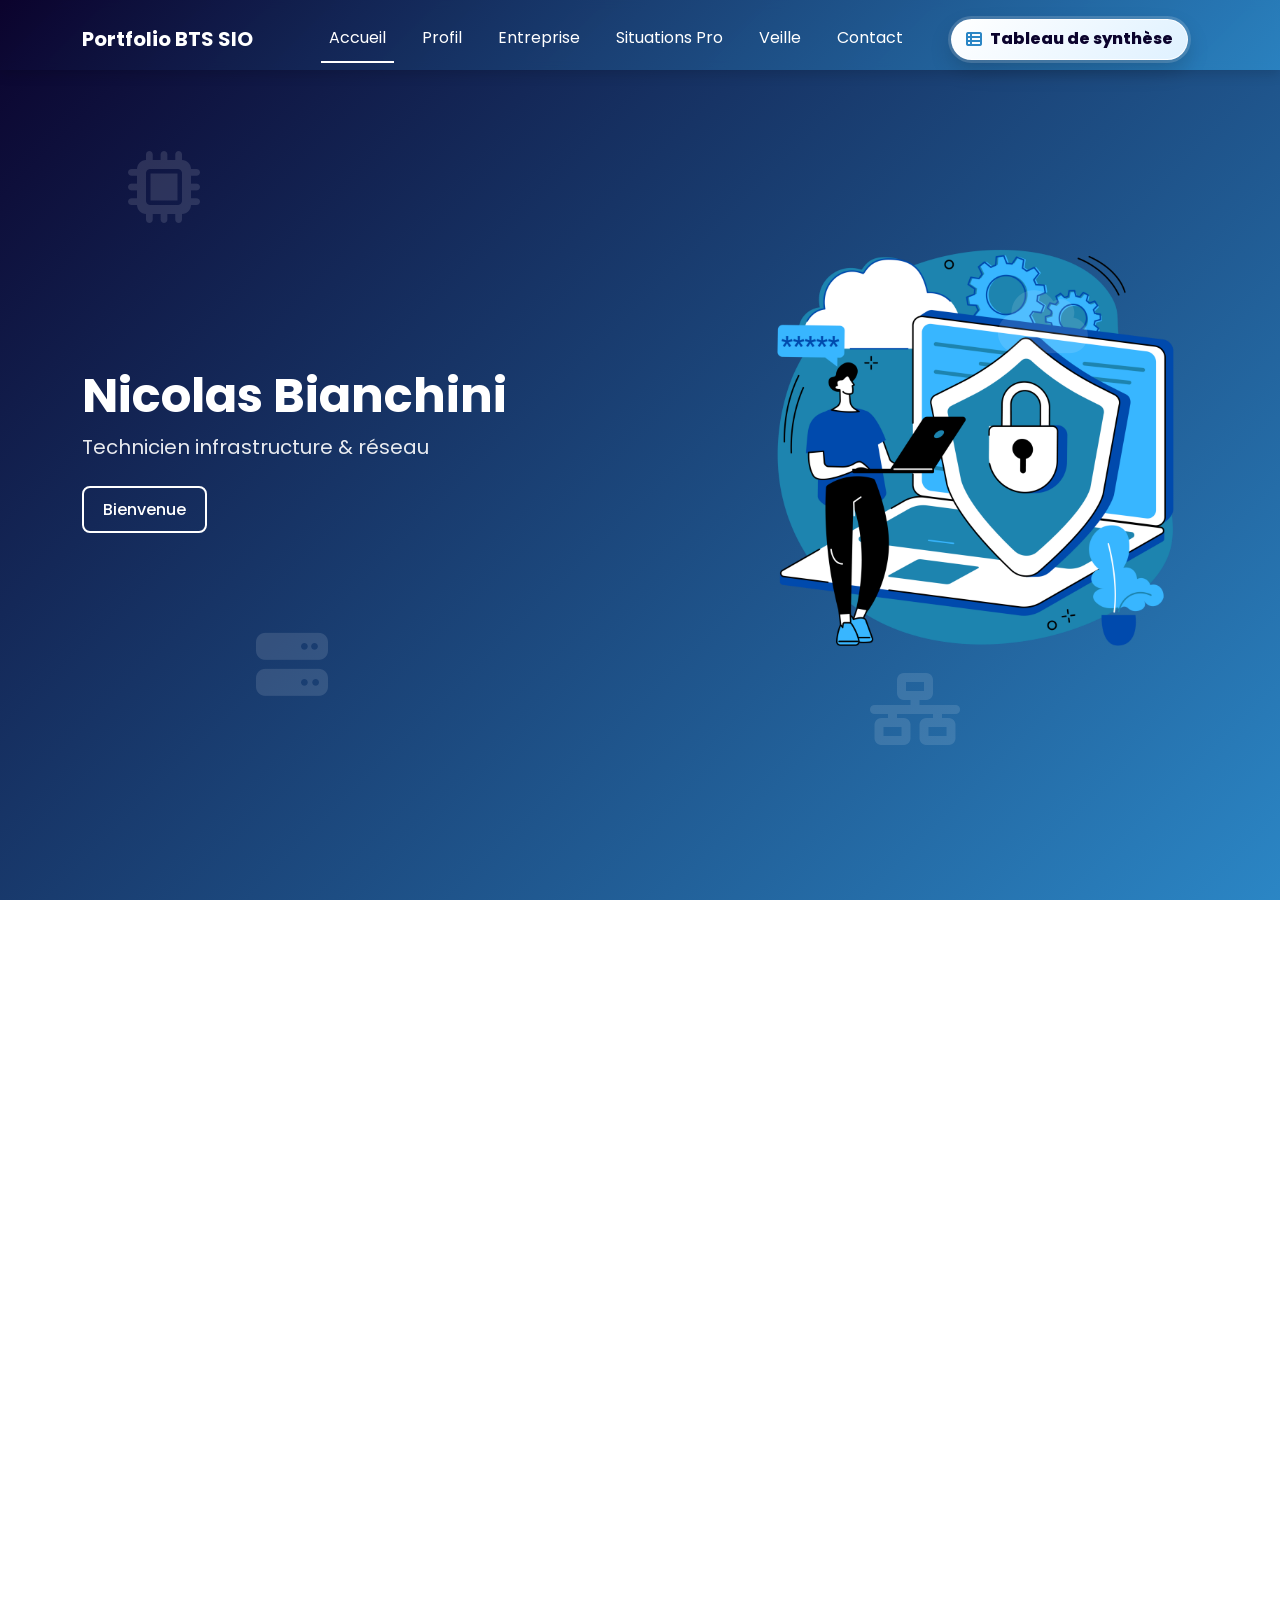
<file: index.html>
﻿<!doctype html>
<html lang="fr">
<head>
  <meta charset="utf-8">
  <title>Accueil - Nicolas Bianchini</title>
  <meta name="viewport" content="width=device-width, initial-scale=1">
  <meta name="description" content="Accueil du portfolio BTS SIO de Nicolas Bianchini.">
  <link href="https://cdn.jsdelivr.net/npm/bootstrap@5.3.3/dist/css/bootstrap.min.css" rel="stylesheet">
  <link href="css/styles.css" rel="stylesheet">
  <link href="https://cdnjs.cloudflare.com/ajax/libs/font-awesome/6.5.0/css/all.min.css" rel="stylesheet">
  <link href="https://fonts.googleapis.com/css2?family=Poppins:wght@400;600;700&display=swap" rel="stylesheet">
</head>
<body class="page-accueil">
  <nav class="navbar navbar-expand-lg navbar-dark fixed-top nav-glass">
    <div class="container">
      <a class="navbar-brand fw-bold" href="index.html">Portfolio BTS SIO</a>
      <button class="navbar-toggler" type="button" data-bs-toggle="collapse" data-bs-target="#nav" aria-controls="nav" aria-expanded="false" aria-label="Ouvrir la navigation">
        <span class="navbar-toggler-icon"></span>
      </button>
      <div id="nav" class="collapse navbar-collapse">
        <ul id="navbar" class="navbar-nav ms-auto">
          <li class="nav-item"><a class="nav-link active" href="index.html">Accueil</a></li>
          <li class="nav-item"><a class="nav-link" href="profil.html">Profil</a></li>
          <li class="nav-item"><a class="nav-link" href="entreprise.html">Entreprise</a></li>
          <li class="nav-item"><a class="nav-link" href="situations.html">Situations Pro</a></li>
          <li class="nav-item"><a class="nav-link" href="veille.html">Veille</a></li>
          <li class="nav-item"><a class="nav-link" href="contact.html">Contact</a></li>
          <li class="nav-item nav-cta-item"><a class="nav-link nav-cta" href="tableau-synthese.html"><i class="fa-solid fa-table-list"></i> Tableau de synthèse</a></li>
        </ul>
      </div>
    </div>
  </nav>
<main>
<section id="accueil" class="d-flex align-items-center position-relative">
      <div class="container d-flex flex-column flex-md-row align-items-center justify-content-between">
        <div class="z-top hero-text">
          <h1>Nicolas Bianchini</h1>
          <p class="lead mb-4">Technicien infrastructure & réseau</p>
          <a href="profil.html" class="btn btn-outline-light">Bienvenue</a>
        </div>
        <div class="mt-4 mt-md-0 z-top hero-img">
          <img src="images/CyberSecurity-Solutions.png"
               alt="Illustration réseau"
               class="img-fluid floating-img">
        </div>
      </div>

      <!-- Icônes décoratives animées -->
      <div class="icon-shape cpu"><i class="fa-solid fa-microchip"></i></div>
      <div class="icon-shape cloud"><i class="fa-solid fa-cloud"></i></div>
      <div class="icon-shape server"><i class="fa-solid fa-server"></i></div>
      <div class="icon-shape network"><i class="fa-solid fa-network-wired"></i></div>
    </section>
<section class="home-links-section">
  <div class="container">
    <h2 class="section-title">Portfolio BTS SIO</h2>
    <p class="sp-intro">Retrouvez mon profil, mon entreprise d'alternance, mes situations professionnelles, ma veille technologique et mes informations de contact.</p>
    <div class="home-page-grid">
      <a href="profil.html" class="home-page-card"><i class="fa-solid fa-user"></i><span>Profil, CV et comp&eacute;tences</span></a>
      <a href="entreprise.html" class="home-page-card"><i class="fa-solid fa-building"></i><span>Entreprise et contexte professionnel</span></a>
      <a href="situations.html" class="home-page-card"><i class="fa-solid fa-briefcase"></i><span>Situations professionnelles</span></a>
      <a href="veille.html" class="home-page-card"><i class="fa-solid fa-rss"></i><span>Veille technologique</span></a>
      <a href="contact.html" class="home-page-card"><i class="fa-solid fa-envelope"></i><span>Formulaire de contact</span></a>
      <a href="mentions-legales.html" class="home-page-card"><i class="fa-solid fa-scale-balanced"></i><span>Mentions l&eacute;gales</span></a>
    </div>
  </div>
</section>
</main>
<footer class="footer">
  <div class="container text-center">
    <p>&copy; <span id="year"></span> Nicolas Bianchini. Tous droits r&eacute;serv&eacute;s.</p>
    <div class="footer-links">
      <a href="index.html">Accueil</a> |
      <a href="profil.html">Profil</a> |
      <a href="entreprise.html">Entreprise</a> |
      <a href="situations.html">Situations Pro</a> |
      <a href="veille.html">Veille</a> |
      <a href="contact.html">Contact</a> |
      <a href="mentions-legales.html">Mentions l&eacute;gales</a> |
      <a href="SP - Contrat/Contrat_de_service.pdf" target="_blank" rel="noopener noreferrer">Contrat de Service</a>
    </div>
    <p class="credits">Site r&eacute;alis&eacute; en HTML, CSS et Bootstrap</p>
  </div>
</footer>
<a href="#" class="back-to-top" aria-label="Retour en haut">
  <i class="fa-solid fa-arrow-up"></i>
</a>
<script src="https://cdn.jsdelivr.net/npm/bootstrap@5.3.3/dist/js/bootstrap.bundle.min.js"></script>
<script src="js/main.js"></script>
</body>
</html>
</file>
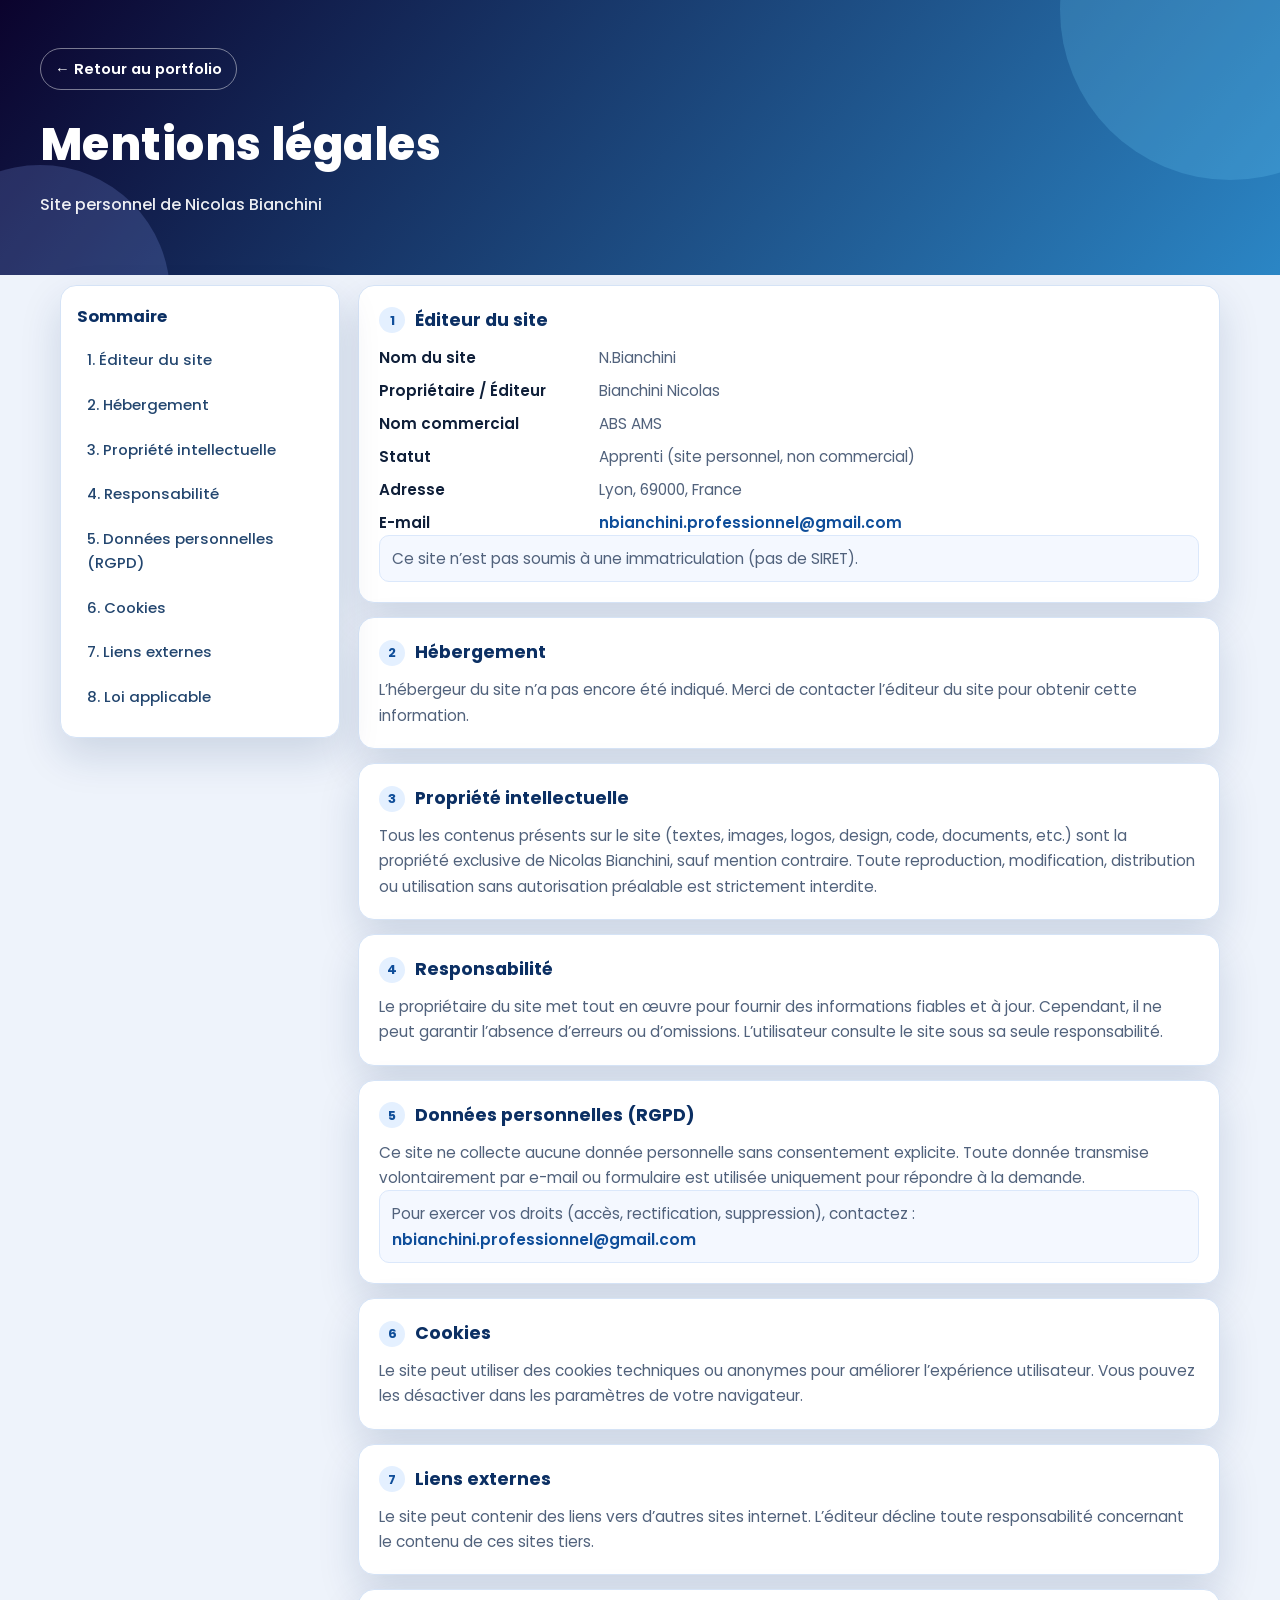
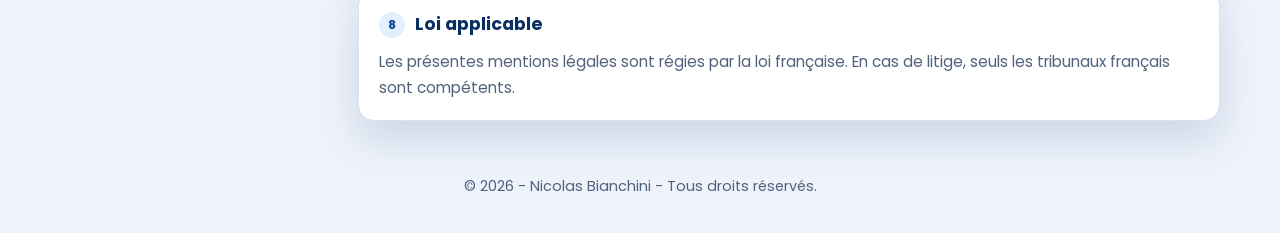
<file: mentions-legales.html>
﻿<!doctype html>
<html lang="fr">
<head>
  <meta charset="utf-8">
  <meta name="viewport" content="width=device-width, initial-scale=1">
  <title>Mentions légales - Nicolas Bianchini</title>
  <meta name="description" content="Mentions légales du portfolio de Nicolas Bianchini.">
  <link rel="preconnect" href="https://fonts.googleapis.com">
  <link rel="preconnect" href="https://fonts.gstatic.com" crossorigin>
  <link href="https://fonts.googleapis.com/css2?family=Poppins:wght@400;500;600;700;800&display=swap" rel="stylesheet">

  <style>
    :root {
      --ink: #0f1f39;
      --muted: #51627c;
      --line: #d5e3f6;
      --brand: #1d71d9;
      --brand-dark: #0b2f63;
      --bg: #eef3fb;
      --white: #ffffff;
      --hero-a: #0b032d;
      --hero-b: #2b86c5;
      --shadow: 0 18px 40px rgba(13, 48, 102, 0.15);
    }

    * {
      box-sizing: border-box;
    }

    html, body {
      margin: 0;
      padding: 0;
      background: var(--bg);
      color: var(--ink);
      font-family: "Poppins", sans-serif;
      line-height: 1.65;
    }

    .legal-hero {
      position: relative;
      overflow: hidden;
      background: linear-gradient(130deg, var(--hero-a), var(--hero-b));
      color: #fff;
      padding: 48px 20px 56px;
    }

    .legal-hero::before,
    .legal-hero::after {
      content: "";
      position: absolute;
      border-radius: 50%;
      opacity: 0.2;
      pointer-events: none;
    }

    .legal-hero::before {
      width: 340px;
      height: 340px;
      background: #74d6ff;
      top: -160px;
      right: -120px;
    }

    .legal-hero::after {
      width: 260px;
      height: 260px;
      background: #8fa8ff;
      bottom: -150px;
      left: -90px;
    }

    .hero-inner {
      max-width: 1200px;
      margin: 0 auto;
      position: relative;
      z-index: 1;
    }

    .back-link {
      display: inline-flex;
      align-items: center;
      gap: 8px;
      color: #fff;
      text-decoration: none;
      border: 1px solid rgba(255, 255, 255, 0.45);
      border-radius: 999px;
      padding: 8px 14px;
      font-size: 0.92rem;
      font-weight: 600;
      margin-bottom: 18px;
      transition: transform 0.2s ease, background 0.2s ease;
    }

    .back-link:hover {
      transform: translateY(-1px);
      background: rgba(255, 255, 255, 0.12);
    }

    .legal-hero h1 {
      margin: 0;
      font-size: clamp(1.8rem, 4.5vw, 2.8rem);
      font-weight: 800;
      letter-spacing: 0.01em;
    }

    .legal-hero p {
      margin: 10px 0 0;
      opacity: 0.92;
      font-weight: 500;
    }

    .legal-layout {
      max-width: 1200px;
      margin: 10px auto 0;
      padding: 0 20px 48px;
      display: grid;
      grid-template-columns: 280px minmax(0, 1fr);
      gap: 18px;
      align-items: start;
    }

    .legal-nav,
    .legal-card {
      background: var(--white);
      border: 1px solid var(--line);
      border-radius: 16px;
      box-shadow: var(--shadow);
    }

    .legal-nav {
      padding: 16px;
      position: sticky;
      top: 18px;
    }

    .legal-nav h2 {
      margin: 2px 0 10px;
      font-size: 1.02rem;
      color: var(--brand-dark);
    }

    .legal-nav a {
      display: block;
      text-decoration: none;
      color: #23466f;
      border-radius: 10px;
      padding: 8px 10px;
      margin: 4px 0;
      font-size: 0.93rem;
      font-weight: 500;
      transition: background 0.2s ease, color 0.2s ease;
    }

    .legal-nav a:hover {
      background: #ebf4ff;
      color: #0f4e9a;
    }

    .legal-content {
      display: grid;
      gap: 14px;
    }

    .legal-card {
      padding: 20px;
    }

    .legal-card h3 {
      margin: 0 0 10px;
      color: var(--brand-dark);
      font-size: 1.1rem;
      font-weight: 700;
      display: flex;
      align-items: center;
      gap: 10px;
    }

    .badge {
      display: inline-flex;
      align-items: center;
      justify-content: center;
      min-width: 26px;
      height: 26px;
      border-radius: 999px;
      background: #e4f0ff;
      color: #0f4e9a;
      font-size: 0.8rem;
      font-weight: 700;
    }

    .legal-card p {
      margin: 0;
      color: var(--muted);
      font-size: 0.96rem;
    }

    .meta-list {
      display: grid;
      gap: 8px;
      margin: 0;
    }

    .meta-row {
      display: grid;
      grid-template-columns: 210px minmax(0, 1fr);
      gap: 10px;
      align-items: start;
      color: var(--muted);
      font-size: 0.95rem;
    }

    .meta-row strong {
      color: var(--ink);
      font-weight: 600;
    }

    .notice {
      margin-top: 12px;
      padding: 10px 12px;
      border-radius: 10px;
      background: #f4f8ff;
      border: 1px solid #dbe8fb;
      color: #365170;
      font-size: 0.92rem;
    }

    .mail-link {
      color: #0f4e9a;
      text-decoration: none;
      font-weight: 600;
    }

    .mail-link:hover {
      text-decoration: underline;
    }

    footer {
      max-width: 1200px;
      margin: 0 auto;
      padding: 6px 20px 34px;
      color: #4f627f;
      text-align: center;
      font-size: 0.9rem;
    }

    @media (max-width: 960px) {
      .legal-layout {
        grid-template-columns: 1fr;
      }

      .legal-nav {
        position: static;
      }

      .meta-row {
        grid-template-columns: 1fr;
        gap: 2px;
      }
    }
  </style>
</head>
<body>
  <header class="legal-hero">
    <div class="hero-inner">
      <a class="back-link" href="index.html">← Retour au portfolio</a>
      <h1>Mentions légales</h1>
      <p>Site personnel de Nicolas Bianchini</p>
    </div>
  </header>

  <main class="legal-layout">
    <aside class="legal-nav" aria-label="Navigation des mentions légales">
      <h2>Sommaire</h2>
      <a href="#editeur">1. Éditeur du site</a>
      <a href="#hebergement">2. Hébergement</a>
      <a href="#propriete">3. Propriété intellectuelle</a>
      <a href="#responsabilite">4. Responsabilité</a>
      <a href="#rgpd">5. Données personnelles (RGPD)</a>
      <a href="#cookies">6. Cookies</a>
      <a href="#liens">7. Liens externes</a>
      <a href="#loi">8. Loi applicable</a>
    </aside>

    <section class="legal-content" aria-label="Contenu des mentions légales">
      <article class="legal-card" id="editeur">
        <h3><span class="badge">1</span> Éditeur du site</h3>
        <div class="meta-list">
          <div class="meta-row"><strong>Nom du site</strong><span>N.Bianchini</span></div>
          <div class="meta-row"><strong>Propriétaire / Éditeur</strong><span>Bianchini Nicolas</span></div>
          <div class="meta-row"><strong>Nom commercial</strong><span>ABS AMS</span></div>
          <div class="meta-row"><strong>Statut</strong><span>Apprenti (site personnel, non commercial)</span></div>
          <div class="meta-row"><strong>Adresse</strong><span>Lyon, 69000, France</span></div>
          <div class="meta-row"><strong>E-mail</strong><span><a class="mail-link" href="mailto:nbianchini.professionnel@gmail.com">nbianchini.professionnel@gmail.com</a></span></div>
        </div>
        <p class="notice">Ce site n’est pas soumis à une immatriculation (pas de SIRET).</p>
      </article>

      <article class="legal-card" id="hebergement">
        <h3><span class="badge">2</span> Hébergement</h3>
        <p>L’hébergeur du site n’a pas encore été indiqué. Merci de contacter l’éditeur du site pour obtenir cette information.</p>
      </article>

      <article class="legal-card" id="propriete">
        <h3><span class="badge">3</span> Propriété intellectuelle</h3>
        <p>Tous les contenus présents sur le site (textes, images, logos, design, code, documents, etc.) sont la propriété exclusive de Nicolas Bianchini, sauf mention contraire. Toute reproduction, modification, distribution ou utilisation sans autorisation préalable est strictement interdite.</p>
      </article>

      <article class="legal-card" id="responsabilite">
        <h3><span class="badge">4</span> Responsabilité</h3>
        <p>Le propriétaire du site met tout en œuvre pour fournir des informations fiables et à jour. Cependant, il ne peut garantir l’absence d’erreurs ou d’omissions. L’utilisateur consulte le site sous sa seule responsabilité.</p>
      </article>

      <article class="legal-card" id="rgpd">
        <h3><span class="badge">5</span> Données personnelles (RGPD)</h3>
        <p>Ce site ne collecte aucune donnée personnelle sans consentement explicite. Toute donnée transmise volontairement par e-mail ou formulaire est utilisée uniquement pour répondre à la demande.</p>
        <p class="notice">Pour exercer vos droits (accès, rectification, suppression), contactez : <a class="mail-link" href="mailto:nbianchini.professionnel@gmail.com">nbianchini.professionnel@gmail.com</a></p>
      </article>

      <article class="legal-card" id="cookies">
        <h3><span class="badge">6</span> Cookies</h3>
        <p>Le site peut utiliser des cookies techniques ou anonymes pour améliorer l’expérience utilisateur. Vous pouvez les désactiver dans les paramètres de votre navigateur.</p>
      </article>

      <article class="legal-card" id="liens">
        <h3><span class="badge">7</span> Liens externes</h3>
        <p>Le site peut contenir des liens vers d’autres sites internet. L’éditeur décline toute responsabilité concernant le contenu de ces sites tiers.</p>
      </article>

      <article class="legal-card" id="loi">
        <h3><span class="badge">8</span> Loi applicable</h3>
        <p>Les présentes mentions légales sont régies par la loi française. En cas de litige, seuls les tribunaux français sont compétents.</p>
      </article>
    </section>
  </main>

  <footer>
    © 2026 - Nicolas Bianchini - Tous droits réservés.
  </footer>
</body>
</html>
</file>
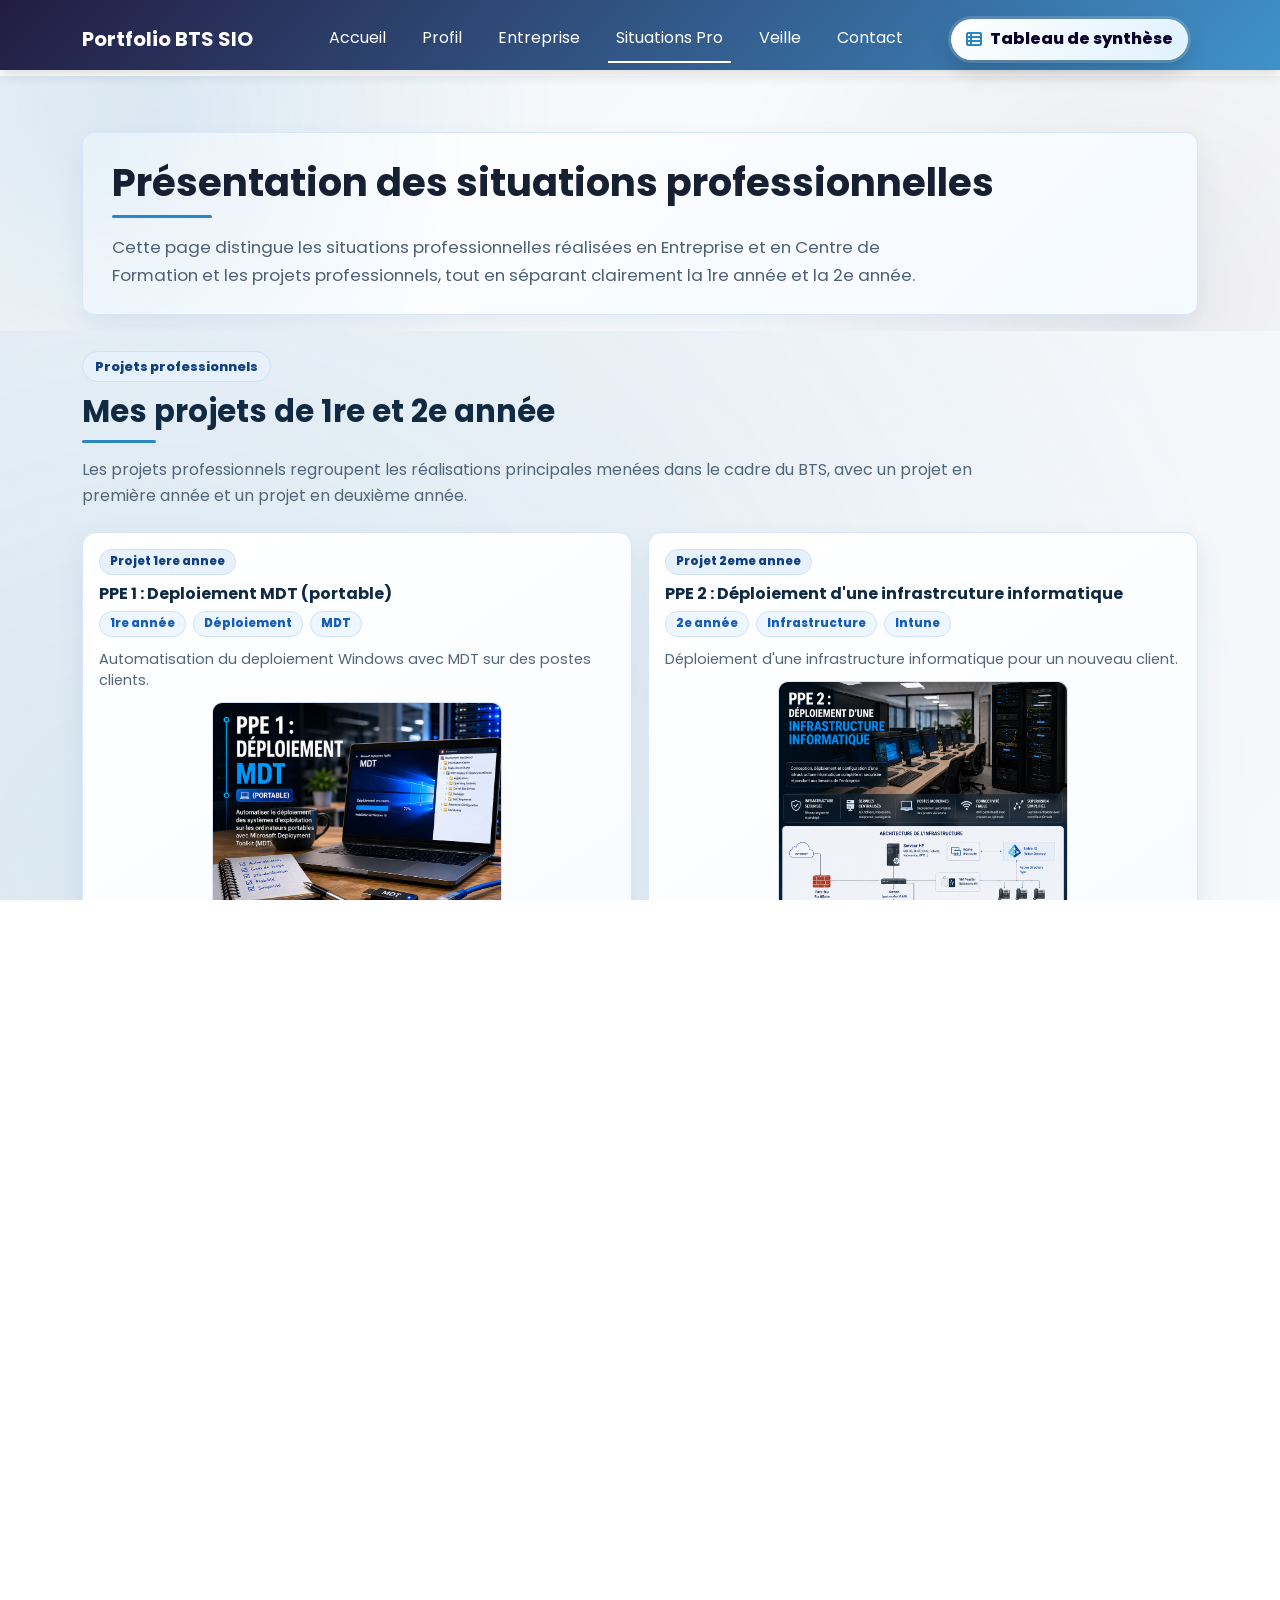
<file: situations.html>
﻿<!doctype html>
<html lang="fr">
<head>
  <meta charset="utf-8">
  <title>Situations professionnelles - Nicolas Bianchini</title>
  <meta name="viewport" content="width=device-width, initial-scale=1">
  <meta name="description" content="Situations professionnelles de premi&egrave;re et deuxi&egrave;me ann&eacute;e, missions et projets.">
  <link href="https://cdn.jsdelivr.net/npm/bootstrap@5.3.3/dist/css/bootstrap.min.css" rel="stylesheet">
  <link href="css/styles.css" rel="stylesheet">
  <link href="https://cdnjs.cloudflare.com/ajax/libs/font-awesome/6.5.0/css/all.min.css" rel="stylesheet">
  <link href="https://fonts.googleapis.com/css2?family=Poppins:wght@400;600;700&display=swap" rel="stylesheet">
</head>
<body class="page-situations">
  <nav class="navbar navbar-expand-lg navbar-dark fixed-top nav-glass">
    <div class="container">
      <a class="navbar-brand fw-bold" href="index.html">Portfolio BTS SIO</a>
      <button class="navbar-toggler" type="button" data-bs-toggle="collapse" data-bs-target="#nav" aria-controls="nav" aria-expanded="false" aria-label="Ouvrir la navigation">
        <span class="navbar-toggler-icon"></span>
      </button>
      <div id="nav" class="collapse navbar-collapse">
        <ul id="navbar" class="navbar-nav ms-auto">
          <li class="nav-item"><a class="nav-link" href="index.html">Accueil</a></li>
          <li class="nav-item"><a class="nav-link" href="profil.html">Profil</a></li>
          <li class="nav-item"><a class="nav-link" href="entreprise.html">Entreprise</a></li>
          <li class="nav-item"><a class="nav-link active" href="situations.html">Situations Pro</a></li>
          <li class="nav-item"><a class="nav-link" href="veille.html">Veille</a></li>
          <li class="nav-item"><a class="nav-link" href="contact.html">Contact</a></li>
          <li class="nav-item nav-cta-item"><a class="nav-link nav-cta" href="tableau-synthese.html"><i class="fa-solid fa-table-list"></i> Tableau de synthèse</a></li>
        </ul>
      </div>
    </div>
  </nav>
<main>
<section class="sp-page-intro">
  <div class="container">
    <div class="sp-hero-panel">
      <h1>Pr&eacute;sentation des situations professionnelles</h1>
      <p>Cette page distingue les situations professionnelles réalisées en Entreprise et en Centre de Formation et les projets professionnels, tout en s&eacute;parant clairement la 1re ann&eacute;e et la 2e ann&eacute;e.</p>
    </div>
  </div>
</section>
<section id="situations" class="sp-section">
  <div class="container">
    <div class="sp-group-head">
      <span class="sp-group-kicker">Projets professionnels</span>
      <h2>Mes projets de 1re et 2e année</h2>
      <p>Les projets professionnels regroupent les réalisations principales menées dans le cadre du BTS, avec un projet en première année et un projet en deuxième année.</p>
    </div>

    <div class="sp-grid" id="spGrid">
      <article class="sp-card" data-category="annee1">
        <div class="sp-card-head">
          <span class="sp-badge">Projet 1ere annee</span>
        </div>
        <h4 class="sp-card-title">PPE 1 : Deploiement MDT (portable)</h4>
        <div class="sp-tags"><span>1re ann&eacute;e</span><span>D&eacute;ploiement</span><span>MDT</span></div>
        <p class="sp-card-desc">Automatisation du deploiement Windows avec MDT sur des postes clients.</p>
        <div class="sp-preview">
          <a class="sp-doc-preview sp-doc-image-preview" href="SP - Projet 1/Projet 1 - Solution de déploiement portable MDT.pdf" target="_blank" rel="noopener noreferrer">
            <img src="images/PPE 1.png" alt="Aperçu PPE 1 - Déploiement MDT portable">
          </a>
        </div>
        <div class="sp-actions">
          <a href="SP - Projet/Projet 1 - Solution de déploiement portable MDT.pdf" target="_blank" rel="noopener noreferrer">Compte-rendu</a>
          <a href="SP - Projet/Document Technique - Déploiement MDT portable.pdf" target="_blank" rel="noopener noreferrer">Proc&eacute;dure d&eacute;taill&eacute;e</a>
        </div>
      </article>

      <article class="sp-card" data-category="annee2">
        <div class="sp-card-head">
          <span class="sp-badge">Projet 2eme annee</span>
        </div>
        <h4 class="sp-card-title">PPE 2 : Déploiement d'une infrastrcuture informatique</h4>
        <div class="sp-tags"><span>2e ann&eacute;e</span><span>Infrastructure</span><span>Intune</span></div>
        <p class="sp-card-desc">Déploiement d'une infrastructure informatique pour un nouveau client.</p>
        <div class="sp-preview">
          <span class="sp-doc-preview sp-doc-image-preview">
            <img src="images/PPE 2.png" alt="Aperçu PPE 2 - Déploiement d'une infrastructure informatique">
          </span>
        </div>
        <div class="sp-actions">
           <a href="SP - Projet/Projet 2 - Déploiement d'une infrastrcuture informatique.pdf" target="_blank" rel="noopener noreferrer">Compte-rendu</a>
          <a href="SP - Projet/Document Technique - Projet 2 - Déploiement d'une infrastrcuture informatique.pdf" target="_blank" rel="noopener noreferrer">Proc&eacute;dure d&eacute;taill&eacute;e</a>
        </div>
      </article>
    </div>

    <div class="sp-group-head sp-group-head-secondary">
      <span class="sp-group-kicker">Situations professionnelles</span>
      <h2>Missions en entreprise et en centre de formation</h2>
      <p>Cette partie présente les missions réalisées chez ABS AMS ainsi que les travaux effectués en centre de formation.</p>
    </div>

    <div class="sp-switcher sp-mission-switcher" role="tablist" aria-label="Filtres des situations professionnelles">
      <button class="sp-filter active" data-filter="all" aria-selected="true" type="button">
        <span class="sp-filter-label">Tout</span>
        <span class="sp-filter-count">9</span>
      </button>
      <button class="sp-filter" data-filter="missions" aria-selected="false" type="button">
        <span class="sp-filter-label">Entreprise</span>
        <span class="sp-filter-count">5</span>
      </button>
      <button class="sp-filter" data-filter="formation" aria-selected="false" type="button">
        <span class="sp-filter-label">Centre de Formation</span>
        <span class="sp-filter-count">4</span>
      </button>
      <button class="sp-filter" data-filter="annee1" aria-selected="false" type="button">
        <span class="sp-filter-label">1re Année</span>
        <span class="sp-filter-count">5</span>
      </button>
      <button class="sp-filter" data-filter="annee2" aria-selected="false" type="button">
        <span class="sp-filter-label">2e Année</span>
        <span class="sp-filter-count">4</span>
      </button>
    </div>

    <div class="sp-grid sp-mission-grid" id="missionsGrid">

      <article class="sp-card" data-category="missions" data-year="annee1">
        <div class="sp-card-head">
          <span class="sp-badge">Mission entreprise</span>
        </div>
        <h4 class="sp-card-title">Mission 1 - D&eacute;ploiement de Postes Clients</h4>
        <div class="sp-tags"><span>1re ann&eacute;e</span><span>Entreprise</span><span>Postes clients</span><span>D&eacute;ploiement</span></div>
        <p class="sp-card-desc">Pr&eacute;paration, int&eacute;gration domaine, v&eacute;rification et remise en service utilisateur.</p>
        <div class="sp-preview">
          <a class="sp-doc-preview sp-doc-image-preview" href="SP - Entreprise/Mission 1 - Déploiement de Postes Clients.pdf" target="_blank" rel="noopener noreferrer">
            <img src="images/Mission 1.png" alt="Aperçu Mission 1 - Déploiement de Postes Clients">
          </a>
        </div>
        <div class="sp-actions">
          <a href="SP - Entreprise/Mission 1 - Déploiement de Postes Clients.pdf" target="_blank" rel="noopener noreferrer">Compte-rendu</a>
          <a href="SP - Entreprise/Mission 1 - Document Technique - Déploiement de Postes Clients_.pdf" target="_blank" rel="noopener noreferrer">Proc&eacute;dure d&eacute;taill&eacute;e</a>
        </div>
      </article>

      <article class="sp-card" data-category="missions" data-year="annee1">
        <div class="sp-card-head">
          <span class="sp-badge">Mission entreprise</span>
        </div>
        <h4 class="sp-card-title">Mission 2 - R&eacute;cup&eacute;ration et s&eacute;curisation des donn&eacute;es</h4>
        <div class="sp-tags"><span>1re ann&eacute;e</span><span>Entreprise</span><span>Sauvegarde</span><span>Restauration</span></div>
        <p class="sp-card-desc">Sauvegarde, restauration et s&eacute;curisation des donn&eacute;es en environnement client.</p>
        <div class="sp-preview">
          <a class="sp-doc-preview sp-doc-image-preview" href="SP - Entreprise/Mission 2 - Récupération et sécurisation des données.pdf" target="_blank" rel="noopener noreferrer">
            <img src="images/Mission 2.png" alt="Aperçu Mission 2 - Récupération et sécurisation des données">
          </a>
        </div>
        <div class="sp-actions">
          <a href="SP - Entreprise/Mission 2 - Récupération et sécurisation des données.pdf" target="_blank" rel="noopener noreferrer">Compte-rendu</a>
          <a href="SP - Entreprise/Mission 2 - Document Technique - Sauvegarde et Restauration des données.pdf" target="_blank" rel="noopener noreferrer">Proc&eacute;dure d&eacute;taill&eacute;e</a>
        </div>
      </article>

      <article class="sp-card" data-category="missions" data-year="annee1">
        <div class="sp-card-head">
          <span class="sp-badge">Mission entreprise</span>
        </div>
        <h4 class="sp-card-title">Mission 3 - Standardisation de routeurs TP-Link</h4>
        <div class="sp-tags"><span>1re ann&eacute;e</span><span>Entreprise</span><span>R&eacute;seau</span><span>Routeurs</span></div>
        <p class="sp-card-desc">Standardisation et param&eacute;trage d'&eacute;quipements r&eacute;seau TP-Link en environnement client.</p>
        <div class="sp-preview">
          <a class="sp-doc-preview sp-doc-image-preview" href="SP - Entreprise/Mission 3 - Standardisation de routeurs TP-Link.pdf" target="_blank" rel="noopener noreferrer">
            <img src="images/Mission 3.png" alt="Aperçu Mission 3 - Standardisation de routeurs TP-Link">
          </a>
        </div>
        <div class="sp-actions">
          <a href="SP - Entreprise/Mission 3 - Standardisation de routeurs TP-Link.pdf" target="_blank" rel="noopener noreferrer">Compte-rendu</a>
          <a href="SP - Entreprise/Mission 3 - Document Technique - Standardisation de routeurs TP-Link.pdf" target="_blank" rel="noopener noreferrer">Proc&eacute;dure d&eacute;taill&eacute;e</a>
        </div>
      </article>

      <article class="sp-card" data-category="missions" data-year="annee2">
        <div class="sp-card-head">
          <span class="sp-badge">Mission entreprise</span>
        </div>
        <h4 class="sp-card-title">Mission 4 - Configuration distante de routeurs clients Cisco</h4>
        <div class="sp-tags"><span>2e ann&eacute;e</span><span>Entreprise</span><span>T&eacute;l&eacute;maintenance</span><span>S&eacute;curit&eacute;</span></div>
        <p class="sp-card-desc">Assistance et configuration s&eacute;curis&eacute;e de routeurs clients en t&eacute;l&eacute;maintenance.</p>
        <div class="sp-preview">
          <a class="sp-doc-preview sp-doc-image-preview" href="SP - Entreprise/Mission 4 - Configuration distante de routeurs clients cisco.pdf" target="_blank" rel="noopener noreferrer">
            <img src="images/Mission 4.png" alt="Aperçu Mission 4 - Configuration distante de routeurs Cisco">
          </a>
        </div>
        <div class="sp-actions">
          <a href="SP - Entreprise/Mission 4 - Configuration distante de routeurs clients cisco.pdf" target="_blank" rel="noopener noreferrer">Compte-rendu</a>
          <a href="SP - Entreprise/Mission 4 - Document technique - Configuration distante de routeurs clients cisco.pdf" target="_blank" rel="noopener noreferrer">Proc&eacute;dure d&eacute;taill&eacute;e</a>
        </div>
      </article>

      <article class="sp-card" data-category="missions" data-year="annee1">
        <div class="sp-card-head">
          <span class="sp-badge">Mission entreprise</span>
        </div>
        <h4 class="sp-card-title">Mission 5 - Gestion des tickets d'assistance</h4>
        <div class="sp-tags"><span>1re ann&eacute;e</span><span>Entreprise</span><span>Support</span><span>Ticketing</span></div>
        <p class="sp-card-desc">Structuration du support et suivi des incidents avec un outil de ticketing.</p>
        <div class="sp-preview">
          <a class="sp-doc-preview sp-doc-image-preview" href="SP - Entreprise/Mission 5 - Gestion des tickets d'assistance.pdf" target="_blank" rel="noopener noreferrer">
            <img src="images/Mission 5.png" alt="Aperçu Mission 5 - Gestion des tickets d'assistance">
          </a>
        </div>
        <div class="sp-actions">
          <a href="SP - Entreprise/Mission 5 - Gestion des tickets d'assistance.pdf" target="_blank" rel="noopener noreferrer">Compte-rendu</a>
          <a href="SP - Entreprise/Mission 5 - Document technique -  Gestion des tickets d'assistance.pdf" target="_blank" rel="noopener noreferrer">Proc&eacute;dure d&eacute;taill&eacute;e</a>
        </div>
      </article>

      <article class="sp-card" data-category="formation" data-year="annee2">
        <div class="sp-card-head">
          <span class="sp-badge">Formation</span>
        </div>
        <h4 class="sp-card-title">Mission 6 - Infrastructure redond&eacute;e</h4>
        <div class="sp-tags"><span>2e ann&eacute;e</span><span>Centre de Formation</span><span>S&eacute;curit&eacute;</span><span>Redondance</span></div>
        <p class="sp-card-desc">Mise en place d'une infrastructure redond&eacute;e et tests de continuit&eacute; de service.</p>
        <div class="sp-preview">
          <a class="sp-doc-preview sp-doc-image-preview" href="SP - Formations/Mission 6 - INFRASTRUCTURE REDONDÉE.pdf" target="_blank" rel="noopener noreferrer">
            <img src="images/Mission 6.png" alt="Aperçu Mission 6 - Infrastructure redondée">
          </a>
        </div>
        <div class="sp-actions">
          <a href="SP - CFA/Mission 6 - INFRASTRUCTURE REDONDÉE.pdf" target="_blank" rel="noopener noreferrer">Compte-rendu</a>
          <a href="SP - CFA/Mission 6 - Document Technique - INFRA REDONDÉE.pdf" target="_blank" rel="noopener noreferrer">Proc&eacute;dure d&eacute;taill&eacute;e</a>
        </div>
      </article>

      <article class="sp-card" data-category="formation" data-year="annee1">
        <div class="sp-card-head">
          <span class="sp-badge">Formation</span>
        </div>
        <h4 class="sp-card-title">Mission 7 - Tunnel IPSEC inter-site</h4>
        <div class="sp-tags"><span>1re ann&eacute;e</span><span>Centre de Formation</span><span>R&eacute;seau</span><span>VPN IPSEC</span></div>
        <p class="sp-card-desc">Mise en place d'un tunnel IPSEC inter-site pour relier deux infrastructures.</p>
        <div class="sp-preview">
          <a class="sp-doc-preview sp-doc-image-preview" href="SP - Formations/Mission 7 - Tunnel IPSEC inter-site.pdf" target="_blank" rel="noopener noreferrer">
            <img src="images/Mission 7.png" alt="Aperçu Mission 7 - Tunnel IPSEC inter-site">
          </a>
        </div>
        <div class="sp-actions">
          <a href="SP - CFA/Mission 7 - Tunnel IPSEC inter-site.pdf" target="_blank" rel="noopener noreferrer">Compte-rendu</a>
          <a href="SP - CFA/Mission 7 - Document Technique - Tunnel IPSEC inter-site.pdf" target="_blank" rel="noopener noreferrer">Proc&eacute;dure d&eacute;taill&eacute;e</a>
        </div>
      </article>

      <article class="sp-card" data-category="formation" data-year="annee2">
        <div class="sp-card-head">
          <span class="sp-badge">Formation</span>
        </div>
        <h4 class="sp-card-title">Mission 8 - Mise en place de GLPI avec liaison AD</h4>
        <div class="sp-tags"><span>2e ann&eacute;e</span><span>Centre de Formation</span><span>GLPI</span><span>Active Directory</span></div>
        <p class="sp-card-desc">D&eacute;ploiement de GLPI avec liaison &agrave; Active Directory pour la gestion du parc et des tickets.</p>
        <div class="sp-preview">
          <a class="sp-doc-preview sp-doc-image-preview" href="SP - Formations/Mission 8 - Mise en place de GLPI avec liaison AD.pdf" target="_blank" rel="noopener noreferrer">
            <img src="images/Mission 8.png" alt="Aperçu Mission 8 - GLPI avec liaison AD">
          </a>
        </div>
        <div class="sp-actions">
          <a href="SP - CFA/Mission 8 - Mise en place de GLPI avec liaison AD.pdf" target="_blank" rel="noopener noreferrer">Compte-rendu</a>
          <a href="SP - CFA/Mission 8 - Document Technique - Mise en place GLPI avec liaison AD.pdf" target="_blank" rel="noopener noreferrer">Proc&eacute;dure d&eacute;taill&eacute;e</a>
        </div>
      </article>

      <article class="sp-card" data-category="formation" data-year="annee2">
        <div class="sp-card-head">
          <span class="sp-badge">Formation</span>
        </div>
        <h4 class="sp-card-title">Mission 9 - Strat&eacute;gies de groupe et filtres WMI dans Active Directory</h4>
        <div class="sp-tags"><span>2e ann&eacute;e</span><span>Centre de Formation</span><span>GPO</span><span>WMI</span></div>
        <p class="sp-card-desc">Mise en place de strat&eacute;gies de groupe et de filtres WMI dans un environnement Active Directory.</p>
        <div class="sp-preview">
          <a class="sp-doc-preview sp-doc-image-preview" href="SP - Formations/Mission 9 - Mise en place de stratégies de groupe et filtres WMI dans Active Directory.pdf" target="_blank" rel="noopener noreferrer">
            <img src="images/Mission 9.png" alt="Aperçu Mission 9 - Stratégies de groupe et filtres WMI">
          </a>
        </div>
        <div class="sp-actions">
          <a href="SP - CFA/Mission 9 - Mise en place de stratégies de groupe et filtres WMI dans Active Directory.pdf" target="_blank" rel="noopener noreferrer">Compte-rendu</a>
          <a href="SP - CFA/Mission 9 - Document Technique - Mise en place de stratégies de groupe et filtres WMI dans Active Directory(1).pdf" target="_blank" rel="noopener noreferrer">Proc&eacute;dure d&eacute;taill&eacute;e</a>
        </div>
      </article>
    </div>
  </div>
</section>
</main>
<footer class="footer">
  <div class="container text-center">
    <p>&copy; <span id="year"></span> Nicolas Bianchini. Tous droits r&eacute;serv&eacute;s.</p>
    <div class="footer-links">
      <a href="index.html">Accueil</a> |
      <a href="profil.html">Profil</a> |
      <a href="entreprise.html">Entreprise</a> |
      <a href="situations.html">Situations Pro</a> |
      <a href="veille.html">Veille</a> |
      <a href="contact.html">Contact</a> |
      <a href="mentions-legales.html">Mentions l&eacute;gales</a>
    </div>
    <p class="credits">Site r&eacute;alis&eacute; en HTML, CSS et Bootstrap</p>
  </div>
</footer>
<a href="#" class="back-to-top" aria-label="Retour en haut">
  <i class="fa-solid fa-arrow-up"></i>
</a>
<script src="https://cdn.jsdelivr.net/npm/bootstrap@5.3.3/dist/js/bootstrap.bundle.min.js"></script>
<script src="js/main.js"></script>
</body>
</html>
</file>
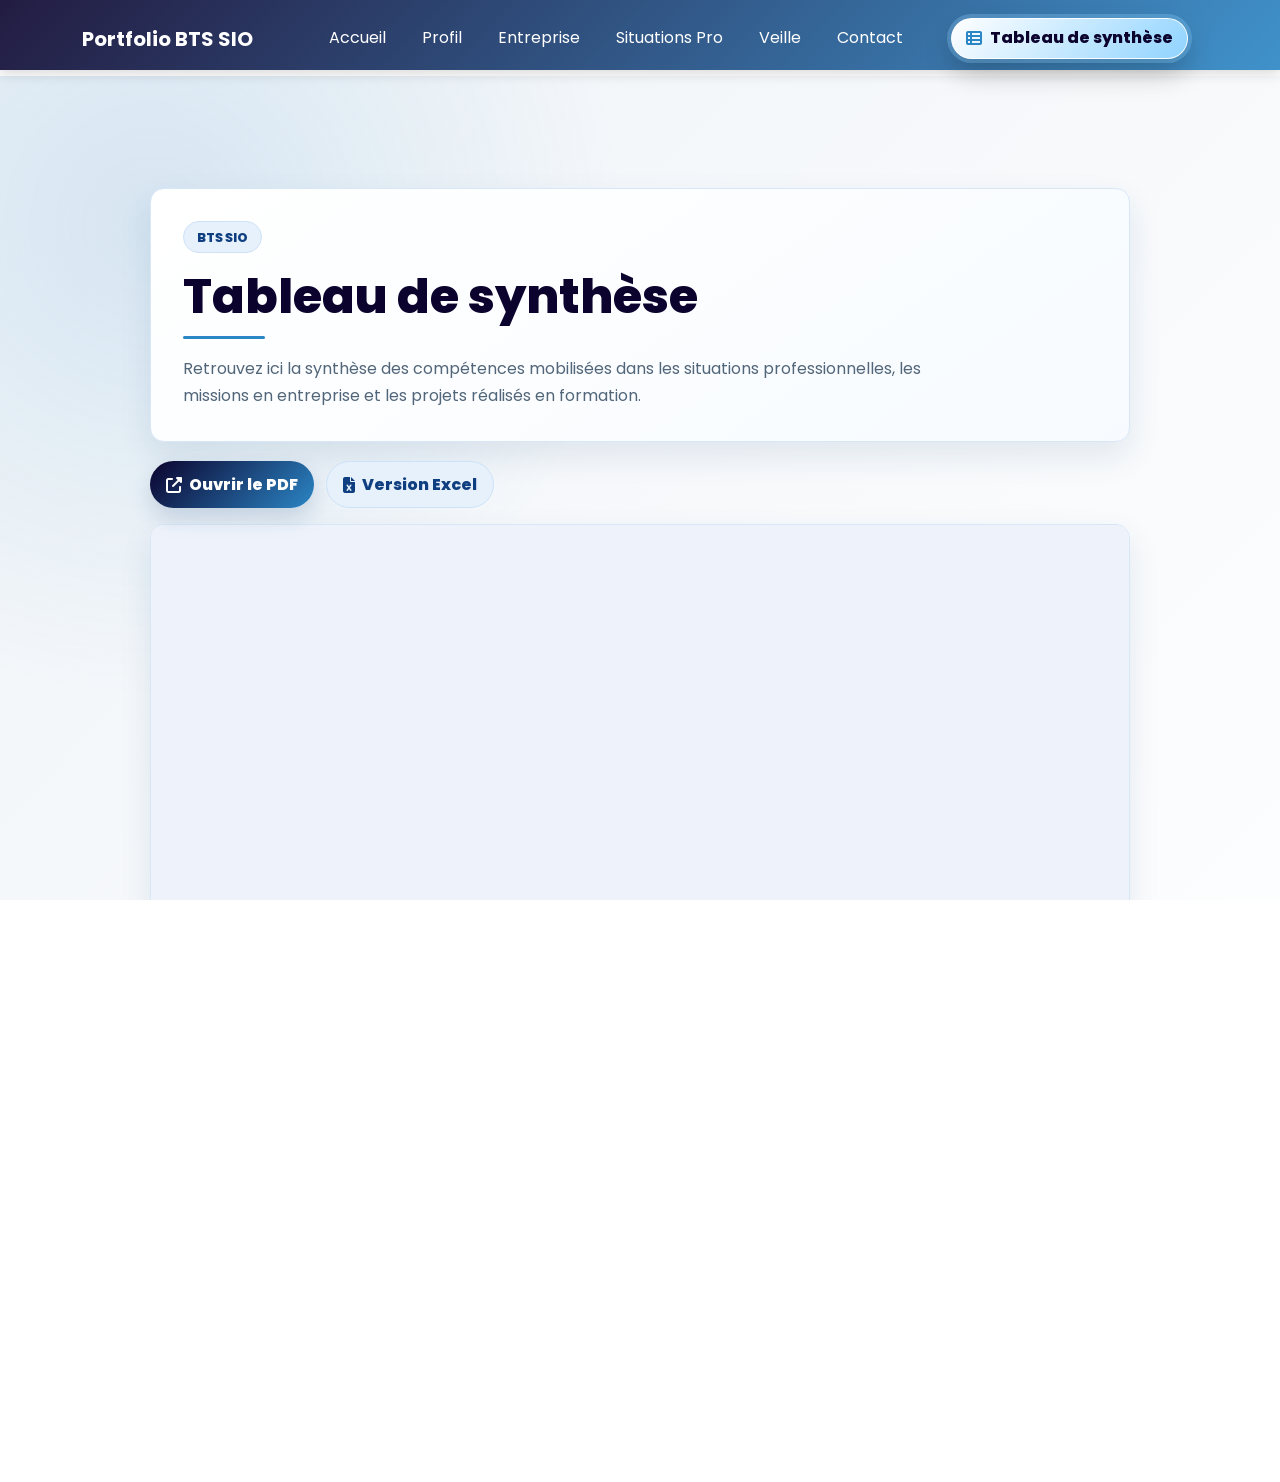
<file: tableau-synthese.html>
<!doctype html>
<html lang="fr">
<head>
  <meta charset="utf-8">
  <title>Tableau de synthèse - Nicolas Bianchini</title>
  <meta name="viewport" content="width=device-width, initial-scale=1">
  <meta name="description" content="Tableau de synthèse du portfolio BTS SIO de Nicolas Bianchini.">
  <link href="https://cdn.jsdelivr.net/npm/bootstrap@5.3.3/dist/css/bootstrap.min.css" rel="stylesheet">
  <link href="css/styles.css" rel="stylesheet">
  <link href="https://cdnjs.cloudflare.com/ajax/libs/font-awesome/6.5.0/css/all.min.css" rel="stylesheet">
  <link href="https://fonts.googleapis.com/css2?family=Poppins:wght@400;600;700;800&display=swap" rel="stylesheet">
</head>
<body class="page-tableau">
  <nav class="navbar navbar-expand-lg navbar-dark fixed-top nav-glass">
    <div class="container">
      <a class="navbar-brand fw-bold" href="index.html">Portfolio BTS SIO</a>
      <button class="navbar-toggler" type="button" data-bs-toggle="collapse" data-bs-target="#nav" aria-controls="nav" aria-expanded="false" aria-label="Ouvrir la navigation">
        <span class="navbar-toggler-icon"></span>
      </button>
      <div id="nav" class="collapse navbar-collapse">
        <ul id="navbar" class="navbar-nav ms-auto">
          <li class="nav-item"><a class="nav-link" href="index.html">Accueil</a></li>
          <li class="nav-item"><a class="nav-link" href="profil.html">Profil</a></li>
          <li class="nav-item"><a class="nav-link" href="entreprise.html">Entreprise</a></li>
          <li class="nav-item"><a class="nav-link" href="situations.html">Situations Pro</a></li>
          <li class="nav-item"><a class="nav-link" href="veille.html">Veille</a></li>
          <li class="nav-item"><a class="nav-link" href="contact.html">Contact</a></li>
          <li class="nav-item nav-cta-item"><a class="nav-link nav-cta active" href="tableau-synthese.html"><i class="fa-solid fa-table-list"></i> Tableau de synthèse</a></li>
        </ul>
      </div>
    </div>
  </nav>

  <main>
    <section class="tableau-section">
      <div class="container">
        <div class="tableau-hero">
          <span class="tableau-kicker">BTS SIO</span>
          <h1>Tableau de synthèse</h1>
          <p>Retrouvez ici la synthèse des compétences mobilisées dans les situations professionnelles, les missions en entreprise et les projets réalisés en formation.</p>
        </div>

        <div class="tableau-actions">
          <a class="btn-tableau-primary" href="assets/8-1_-_BTS_SIO_-_2025_-_Annexe_8-1_-_Epreuve_E5_-_Tableau_de_synthèse (2).pdf" target="_blank" rel="noopener">
            <i class="fa-solid fa-up-right-from-square"></i>
            Ouvrir le PDF
          </a>
          <a class="btn-tableau-secondary" href="assets/8-1_-_BTS_SIO_-_2025_-_Annexe_8-1_-_Epreuve_E5_-_Tableau_de_synthèse (2).xlsx" target="_blank" rel="noopener">
            <i class="fa-solid fa-file-excel"></i>
            Version Excel
          </a>
        </div>

        <div class="tableau-viewer">
          <iframe
            src="assets/8-1_-_BTS_SIO_-_2025_-_Annexe_8-1_-_Epreuve_E5_-_Tableau_de_synthèse (2).pdf"
            title="Tableau de synthèse BTS SIO"
            loading="lazy">
          </iframe>
        </div>
      </div>
    </section>
  </main>

  <footer class="footer">
    <div class="container text-center">
      <p>&copy; <span id="year"></span> Nicolas Bianchini. Tous droits r&eacute;serv&eacute;s.</p>
      <div class="footer-links">
        <a href="index.html">Accueil</a> |
        <a href="profil.html">Profil</a> |
        <a href="entreprise.html">Entreprise</a> |
        <a href="situations.html">Situations Pro</a> |
        <a href="tableau-synthese.html">Tableau de synth&egrave;se</a> |
        <a href="veille.html">Veille</a> |
        <a href="contact.html">Contact</a> |
        <a href="mentions-legales.html">Mentions l&eacute;gales</a>
      </div>
      <p class="credits">Site r&eacute;alis&eacute; en HTML, CSS et Bootstrap</p>
    </div>
  </footer>
  <a href="#" class="back-to-top" aria-label="Retour en haut">
    <i class="fa-solid fa-arrow-up"></i>
  </a>
  <script src="https://cdn.jsdelivr.net/npm/bootstrap@5.3.3/dist/js/bootstrap.bundle.min.js"></script>
  <script src="js/main.js"></script>
</body>
</html>
</file>
<file: css/styles.css>
:root {
  --brand: #57c5c5;
  --brand-dark: #4aa5a5;
  --accent: #ff7b54;
  --highlight: #ffc107;
  --dark: #212529;
  --light: #ffffff;
  --text: #f8f9fa;
}

html, body {
  margin: 0;
  padding: 0;
  height: 100%;
  font-family: 'Poppins', sans-serif;
  scroll-behavior: smooth;
}

main {
  height: auto;
  overflow-y: visible;
}

section {
  min-height: 100vh;
  padding: 4rem 2rem;
}

.navbar {
  background: transparent;
  transition: background 0.3s ease, box-shadow 0.3s ease;
  top: 0; /* fix de l'espace au scroll */
}

.navbar.nav-glass {
  background: linear-gradient(135deg, rgba(11, 3, 45, 0.9), rgba(43, 134, 197, 0.9));
  box-shadow: 0 4px 12px rgba(0,0,0,0.15);
  backdrop-filter: blur(4px); /* optionnel → effet vitre/flou */
}

.navbar .nav-link {
  position: relative;
  color: #fff;
  margin: 0 10px;
  padding-top: 1rem;   /* ↓ descend le texte */
  padding-bottom: 0.5rem; /* ajuste pour ne pas trop élargir la navbar */
}

.navbar .nav-link::after {
  content: "";
  position: absolute;
  left: 0;
  bottom: -5px;
  width: 0%;
  height: 2px;
  background: #fff;
  transition: width 0.3s ease;
}

.navbar .nav-link.active::after,
.navbar .nav-link:hover::after {
  width: 100%;
}

.navbar .nav-link.nav-cta {
  display: inline-flex;
  align-items: center;
  gap: .45rem;
  margin-top: .55rem;
  padding: .45rem .9rem;
  border: 1px solid rgba(255, 255, 255, .9);
  border-radius: 999px;
  background: linear-gradient(135deg, #ffffff, #dff1ff);
  color: #0B032D;
  font-weight: 800;
  box-shadow: 0 0 0 3px rgba(255, 255, 255, .16), 0 10px 22px rgba(0, 0, 0, .18);
}

.navbar .nav-link.nav-cta::after {
  display: none;
}

.navbar .nav-link.nav-cta:hover,
.navbar .nav-link.nav-cta.active {
  color: #0B032D;
  background: linear-gradient(135deg, #ffffff, #8fd3ff);
  transform: translateY(-1px);
  box-shadow: 0 0 0 4px rgba(143, 211, 255, .28), 0 14px 28px rgba(0, 0, 0, .22);
}

.navbar .nav-link.nav-cta i {
  color: #2B86C5;
}

.navbar .nav-cta-item {
  margin-left: 1.25rem;
}

.navbar .navbar-brand {
  padding-top: 1rem;   /* descend le logo texte */
  padding-bottom: 0.5rem;
}

#accueil {
  background: linear-gradient(135deg, #0B032D, #2B86C5);
  color: #ffffff;
  min-height: 100vh;
   padding: 6rem 2rem 6rem 2rem; /* ↑ ajoute plus d’espace en haut */
  position: relative;
  overflow: hidden;
  z-index: 1;
  padding-bottom: 6rem;
}

#accueil h1 {
  font-size: 3rem;
  font-weight: 700;
}

#accueil p.lead {
  font-size: 1.1rem;
  font-weight: 400;
  opacity: 0.9;
}

.floating-img {
  max-width: 480px;
  border-radius: 15px;
  animation: float 6s ease-in-out infinite;
}

@keyframes float {
  0%   { transform: translateY(0px); }
  50%  { transform: translateY(-15px); }
  100% { transform: translateY(0px); }
}

/* Icônes animées */
@keyframes moveCPU {
  0%   { transform: translate(0, 0); }
  100% { transform: translate(100vw, 100vh); }
}
@keyframes moveCloud {
  0%   { transform: translate(0, 0); }
  100% { transform: translate(-100vw, 100vh); }
}
@keyframes moveServer {
  0%   { transform: translate(0, 0); }
  100% { transform: translate(50vw, -120vh); }
}
@keyframes moveNetwork {
  0%   { transform: translate(0, 0); }
  100% { transform: translate(-50vw, -120vh); }
}

.icon-shape {
  position: absolute;
  font-size: 4.5rem;
  color: rgba(255,255,255,0.12);
  z-index: 0;
}

.icon-shape.cpu { top: 15%; left: 10%; animation: moveCPU 25s linear infinite; }
.icon-shape.cloud { top: 30%; right: 15%; animation: moveCloud 30s linear infinite; }
.icon-shape.server { bottom: 20%; left: 20%; animation: moveServer 35s linear infinite; }
.icon-shape.network { bottom: 15%; right: 25%; animation: moveNetwork 40s linear infinite; }

/* Animation accueil */
.hero-text, .hero-img {
  opacity: 0;
  transform: translateY(30px);
  animation: fadeUp 1s ease forwards;
}

.hero-text { animation-delay: 0.2s; }
.hero-img { animation-delay: 0.5s; }

@keyframes fadeUp {
  from {
    opacity: 0;
    transform: translateY(30px);
  }
  to {
    opacity: 1;
    transform: translateY(0);
  }
}

.btn-outline-light {
  border: 2px solid #ffffff;
  color: #ffffff;
  border-radius: 8px;
  padding: 0.6rem 1.2rem;
  font-weight: 500;
  transition: all 0.3s ease;
}

.btn-outline-light:hover {
  background: #ffffff;
  color: var(--brand-dark);
}

/* Texte accueil responsive */
#accueil h1 {
  font-size: clamp(2rem, 4vw, 3rem); /* Avant : 3rem fixe → maintenant mini 2rem, max 3rem */
  font-weight: 700;
}

#accueil p.lead {
  font-size: clamp(1rem, 1.6vw, 1.25rem); /* Avant : 1.1rem fixe → maintenant mini 1rem, max 1.25rem */
  font-weight: 400;
  opacity: 0.9;
}

/* Image accueil responsive */
.floating-img {
  max-width: clamp(280px, 35vw, 520px); /* Avant : max 480px → maintenant mini 280px, max 520px */
  border-radius: 15px;
  animation: float 6s ease-in-out infinite;
}

#profil {
  background: linear-gradient(135deg, #f0f4f8, #ffffff);
  padding: 6rem 2rem;
  margin-top: 50px;
}

.profile-card {
  background: #fff;
  border-radius: 20px;
  transition: transform 0.3s ease, box-shadow 0.3s ease;
}

.profile-card:hover {
  transform: translateY(-5px);
  box-shadow: 0 12px 30px rgba(0,0,0,0.15);
}

.profile-img {
  max-width: 180px;
  border-radius: 50%;
}

#profil h3 {
  font-size: 1.8rem;
}

#profil h5 {
  font-weight: 600;
  color: var(--brand-dark);
}

#profil p {
  font-size: 1rem;
  line-height: 1.6;
}

/* Section Profil */
.profile-section {
  padding: -100rem -100rem;
  background: #fff;
  min-height: 100vh;
}

/* Titre A propos en bleu et souligné */
.section-title {
  font-weight: 700;
  margin-bottom: 2rem;
  color: #2B86C5; /* bleu accueil */
  position: relative;
  display: inline-block;
}

.section-title::after {
  content: "";
  display: block;
  width: 60px;
  height: 3px;
  background: #2B86C5;
  margin-top: 8px;
  border-radius: 2px;
}

/* Texte */
.profile-text {
  flex: 1;
  max-width: 600px;
}

/* Bouton CV */
.btn-cv {
  background: #2B86C5;
  color: #fff;
  padding: 0.6rem 1.5rem;
  border-radius: 8px;
  text-decoration: none;
  font-weight: 600;
  transition: background 0.3s ease;
}

.btn-cv:hover {
  background: #0B032D;
}

/* Section profil avec image à droite */
.profile-section .container {
  display: flex;
  align-items: flex-start;
  gap: 3rem; /* espace entre texte et image */
}

/* Image profil */
.profile-img img {
  max-width: 320px; /* taille plus contrôlée */
  border-radius: 10px;
}

/* Centres d’intérêt */
.section-subtitle {
  font-weight: 600;
  margin-top: 2rem;
  margin-bottom: 1.5rem;
  color: #212529;
}

/* Centres d’intérêt en une seule ligne */
.interests-container {
  display: flex;
  justify-content: left; /* centre la ligne */
  gap: 2.5rem;              /* espace régulier */
  flex-wrap: nowrap;        /* empêche le retour à la ligne */
  margin-top: 1.5rem;
}

.interest {
  text-align: center;
  width: 100px;
}

.interest-icon {
  width: 60px;
  height: 60px;
  object-fit: contain;
  display: block;
  margin: 0 auto;
}

/* Animation flottante */
.floating {
  animation: floatIcon 3s ease-in-out infinite;
}

@keyframes floatIcon {
  0%   { transform: translateY(0px); }
  50%  { transform: translateY(-8px); }
  100% { transform: translateY(0px); }
}

/* Conteneur texte + image */
.profile-section .container {
  display: flex;
  align-items: flex-start;
  justify-content: center; /* centre le contenu */
  gap: 10rem; /* espace régulier entre texte et image */
}

/* Image d'illustration à droite */
.profile-illustration {
  flex: 0 0 500px;   /* largeur fixe */
  text-align: center;
  margin-top: 2rem;  /* décale un peu l’image vers le bas */
}

/* Image d’illustration avec cadre bleu */
.profile-illustration img {
  max-width: 100%;
  border-radius: 10px;
  border: 5px solid #2B86C5; /* cadre bleu */
  animation: float 6s ease-in-out infinite;
}


.profile-illustration img {
  max-width: 100%;
  border-radius: 10px;
  animation: float 6s ease-in-out infinite;
}

/* Section BTS avec fond bleu */
.bts-section {
  padding: 6rem 2rem;
  background: linear-gradient(135deg, #0B032D, #2B86C5);
  color: #fff;
}

/* Titre souligné */
.bts-section .section-title {
  font-weight: 700;
  margin-bottom: 2rem;
  color: #ffffff;
  position: relative;
  display: inline-block;
}
.bts-section .section-title::after {
  content: "";
  display: block;
  width: 60px;
  height: 3px;
  background: #ffffff;
  margin-top: 8px;
  border-radius: 2px;
}

/* Grille carrée 2x2 */
.bts-grid {
  display: grid;
  grid-template-columns: repeat(2, 1fr);
  grid-auto-rows: 1fr;
  gap: 1.5rem;
}
.bts-grid .card {
  display: flex;
  flex-direction: column;
  justify-content: space-between;
}

/* Carte débouchés */
.debouches-card {
  background: linear-gradient(135deg, #2B86C5, #0B032D);
  border-radius: 12px;
  border: none;
  color: #fff;
}
.debouche {
  background: rgba(255, 255, 255, 0.15);
  padding: 0.6rem 1.2rem;
  border-radius: 8px;
  font-weight: 600;
  color: #fff;
  transition: background 0.3s ease;
}

/* En-têtes SISR / SLAM */
.card-header {
  padding: 1rem;
  font-weight: 600;
  border-bottom: 1px solid #ddd;
}
.sisr-header {
  background: #e3f2fd;
  color: #0B032D;
}
.slam-header {
  background: #f1f1f1;
  color: #333;
}

/* Hover */
.card-hover {
  transition: transform 0.3s ease, box-shadow 0.3s ease;
}
.card-hover:hover {
  transform: translateY(-8px);
  box-shadow: 0 12px 24px rgba(0,0,0,0.25);
}

/* Section Parcours */
.parcours-section {
  padding: 6rem 2rem;
  background:
    radial-gradient(circle at 10% 20%, rgba(43, 134, 197, 0.12), transparent 35%),
    radial-gradient(circle at 90% 80%, rgba(11, 3, 45, 0.08), transparent 38%),
    linear-gradient(135deg, #f0f4f8, #ffffff);
  min-height: 90vh;
  margin-top: 50px;
}

.parcours-section .section-title {
  font-weight: 700;
  margin-bottom: 3rem;
  font-size: 2.15rem;
  color: #2B86C5;
  position: relative;
  display: inline-block;
}

.parcours-section .section-title::after {
  content: "";
  display: block;
  width: 84px;
  height: 4px;
  background: linear-gradient(90deg, #2B86C5, #0B032D);
  margin-top: 10px;
  border-radius: 3px;
}

.timeline {
  --timeline-left: 26px;
  --timeline-content-offset: 82px;
  --timeline-icon-size: 44px;
  position: relative;
  margin: 0;
  padding-left: var(--timeline-content-offset);
}

.timeline::before {
  content: "";
  position: absolute;
  left: var(--timeline-left);
  top: 8px;
  bottom: 8px;
  width: 3px;
  border-radius: 999px;
  background: linear-gradient(to bottom, #2B86C5, #0B032D);
  box-shadow: 0 0 0 6px rgba(43, 134, 197, 0.08);
}

.timeline-item {
  position: relative;
  margin-bottom: 1.3rem;
}

.timeline-item:last-child {
  margin-bottom: 0;
}

.timeline-icon {
  position: absolute;
  left: calc(var(--timeline-left) - var(--timeline-content-offset) - (var(--timeline-icon-size) / 2));
  top: 20px;
  width: var(--timeline-icon-size);
  height: var(--timeline-icon-size);
  border-radius: 50%;
  display: flex;
  align-items: center;
  justify-content: center;
  color: #ffffff;
  font-size: 1rem;
  background: linear-gradient(135deg, #2B86C5, #0B032D);
  border: 2px solid #ffffff;
  box-shadow: 0 10px 20px rgba(11, 3, 45, 0.28);
  z-index: 1;
}

.timeline-content {
  background: linear-gradient(145deg, #ffffff, #f7fbff);
  border: 1px solid #d8e7f8;
  border-radius: 14px;
  padding: 1rem 1.15rem;
  box-shadow: 0 12px 28px rgba(18, 69, 122, 0.09);
  transition: transform 0.22s ease, box-shadow 0.22s ease, border-color 0.22s ease;
}

.timeline-content:hover {
  transform: translateY(-4px);
  border-color: #b7d6f3;
  box-shadow: 0 18px 34px rgba(18, 69, 122, 0.15);
}

.timeline-content h5 {
  margin: 0 0 0.25rem;
  font-size: 1.2rem;
  color: #0B032D;
}

.timeline-content .date {
  display: inline-flex;
  align-items: center;
  margin: 0 0 0.55rem;
  padding: 0.25rem 0.7rem;
  border-radius: 999px;
  font-weight: 700;
  font-size: 0.9rem;
  color: #11457f;
  background: #e8f2fc;
  border: 1px solid #cde2f8;
}

.timeline-content p {
  margin: 0;
  font-size: 1rem;
  color: #3f5164;
  line-height: 1.55;
}

@media (max-width: 900px) {
  .timeline {
    --timeline-left: 20px;
    --timeline-content-offset: 66px;
    --timeline-icon-size: 40px;
    padding-left: var(--timeline-content-offset);
  }

  .timeline-icon {
    top: 18px;
  }

  .timeline-content h5 {
    font-size: 1.05rem;
  }
}

/* Section outils */
.tools-section {
  padding: 6rem 2rem;
  background: linear-gradient(135deg, #ffffff, #ffffff);
  margin-top: 50px;
}

.tools-section .section-title {
  color: #2B86C5;
  margin-bottom: 2rem;
  
}

.tools-section .col-md-4 {
  padding: 2rem;
  border-radius: 12px;
  transition: transform 0.3s ease, box-shadow 0.3s ease;
}

.tools-section .col-md-4:hover {
  background: linear-gradient(135deg, #f0f4f8, #ffffff);
  transform: translateY(-5px);
  box-shadow: 0 8px 18px rgba(255, 254, 254, 0.1);
}

/* Séparateur simple entre sections */
.section-separator {
  border: none;
  border-top: 2px solid #e0e0e0; /* gris clair */
  margin: 0 auto 4rem auto;
  width: 60%;                    /* pas toute la largeur → centré */
}


/* Section compétences */
.skills-section {
  padding: 6rem 2rem;
  background: linear-gradient(135deg, #f0f4f8, #ffffff);
}

.skills-section .skill {
  margin-bottom: 1.5rem;
}

.skills-section .skill p {
  font-weight: 600;
  margin-bottom: 0.5rem;
  color: #0B032D;
}

.skills-section .progress {
  height: 25px;
  border-radius: 12px;
  overflow: hidden;
  background: #e9ecef;
}

.skills-section .progress-bar{
  display: flex;
  align-items: center;
  background: linear-gradient(135deg, #0B032D, #2B86C5);
  justify-content: center;  /* centre le texte */
  padding: 0 12px;
  white-space: nowrap;      /* évite retour à la ligne */
  font-size: 0.95rem;
}

.skill-card{
  background:#ffffff;
  border:1px solid #e9ecef;
  border-radius:14px;
  padding:18px 20px;
  margin-bottom:18px;
  box-shadow:0 6px 18px rgba(0,0,0,0.05);
  transition:all 0.3s ease;
}

.skill-card:hover{
  transform:translateY(-4px);
  box-shadow:0 10px 25px rgba(0,0,0,0.08);
}



/* Tooltip sur les skills */
.skill {
  position: relative;
  margin-bottom: 1.5rem;
  cursor: pointer;
}

.skill::after {
  content: attr(data-info);
  position: absolute;
  left: 0;
  top: -50px;
  background: rgba(43, 134, 197, 0.95);
  color: #fff;
  padding: 0.6rem 1rem;
  border-radius: 8px;
  font-size: 0.9rem;
  font-weight: 500;
  white-space: normal;
  max-width: 320px;
  opacity: 0;
  transform: translateY(10px);
  transition: all 0.3s ease;
  pointer-events: none;
  z-index: 10;
}

/* Petite flèche */
.skill::before {
  content: "";
  position: absolute;
  top: -10px;
  left: 20px;
  border-width: 6px;
  border-style: solid;
  border-color: transparent transparent rgba(43, 134, 197, 0.95) transparent;
  opacity: 0;
  transition: all 0.3s ease;
}

/* Affichage au survol */
.skill:hover::after,
.skill:hover::before {
  opacity: 1;
  transform: translateY(0);
}

/* Section MFR */

/* Section MFR - espace entre texte et image */
.mfr-section .container {
  display: flex;
  justify-content: space-between;
  gap: 10rem; /* espace horizontal */
  margin-top: 70px;
}

.mfr-section {
  padding: 4rem 2rem;  /* moins d’espace */
  background: linear-gradient(135deg, #0B032D, #2B86C5);
}

/* Titre souligné */
.mfr-section .section-title {
  font-weight: 700;
  margin-bottom: 2rem;
  color: #ffffff;
  position: relative;
  display: inline-block;
}

.bts-section .section-title::after {
  content: "";
  display: block;
  width: 60px;
  height: 3px;
  background: #ffffff;
  margin-top: 8px;
  border-radius: 2px;
}

.mfr-link {
  color: #ffffff;
  font-weight: 600;
  text-decoration: none;
  transition: color 0.3s ease;
}

.mfr-link:hover {
  color: #eeeaff;
  text-decoration: underline;
}

/* Bloc texte + carte */
.mfr-text {
  flex: 1;
  display: flex;
  flex-direction: column;
  justify-content: space-between; /* titre en haut, carte en bas */
  max-width: 520px;
  color: #eeeaff;
}

/* Carte Google Maps */
.map-container {
  margin-top: 5rem;
  box-shadow: 0 6px 16px rgba(0,0,0,0.15);
  border-radius: 10px;
  overflow: hidden;
}

/* Image avec effet flottant */
.mfr-img img {
  max-width: 100%;
  border-radius: 12px;
  box-shadow: 0 8px 20px rgba(0,0,0,0.15);
  animation: float 6s ease-in-out infinite;
  margin-top: 70px;
}

/* Bloc image */
.mfr-img {
  flex: 1;
  display: flex;
  flex-direction: column; /* aligne en colonne → image au-dessus, adresse en dessous */
  align-items: center;    /* centre horizontalement */
  justify-content: center;
}
.mfr-address {
  font-size: 0.95rem;
  color: #ffffff;
  opacity: 0.9;
  margin-top: 0.8rem;
}

.mfr-address a {
  color: inherit;      /* garde le gris */
  text-decoration: none;
}

.mfr-address a:hover {
  color: #f8f8f8;      /* bleu au hover */
  text-decoration: underline;
}

/* Bouton retour en haut */
.back-to-top {
  position: fixed;
  bottom: 25px;
  right: 25px;
  width: 45px;
  height: 45px;
  background: #2B86C5; /* bleu */
  color: #fff;
  border-radius: 8px;
  display: flex;
  align-items: center;
  justify-content: center;
  font-size: 1.2rem;
  box-shadow: 0 4px 12px rgba(0,0,0,0.2);
  cursor: pointer;
  transition: all 0.3s ease;
  z-index: 999;
  opacity: 0;
  visibility: hidden;
}

/* Apparition du bouton quand on scroll */
.back-to-top.show {
  opacity: 1;
  visibility: visible;
}

/* Effet hover */
.back-to-top:hover {
  background: #0B032D; /* bleu foncé */
}

/* Section Entreprise */
.entreprise-section {
  padding: 6rem 2rem;
  background: #ffffff;
}

/* Stats */
.entreprise-stats {
  margin-bottom: 4rem;
}

.stat-card {
  background: #fff;
  border-radius: 12px;
  padding: 2rem;
  width: 260px;
  text-align: center;
  box-shadow: 0 6px 16px rgba(0,0,0,0.1);
  transition: all 0.4s ease;
  cursor: pointer;
  position: relative;
  overflow: hidden;
  z-index: 1;
}

.stat-card h2 {
  font-size: 2rem;
  font-weight: 700;
  margin-bottom: 0.5rem;
  color: #222;
}

.stat-card .label {
  font-size: 0.9rem;
  font-weight: 600;
  letter-spacing: 1px;
  color: #666;
  text-transform: uppercase;
}

.stat-card i {
  color: #2B86C5; /* bleu cohérent avec ton site */
  transition: transform 0.3s ease;
}

.stat-card:hover i {
  transform: scale(1.1); /* petit zoom de l’icône au hover */
  color: #fff; /* devient blanc avec le fond tricolore */
}


/* Dégradé tricolore 🇫🇷 au hover */
.stat-card::before {
  content: "";
  position: absolute;
  inset: 0; /* couvre toute la carte */
  background: linear-gradient(180deg, #0055A4 0%, #ffffff 50%, #EF4135 100%);
  opacity: 0;
  transition: opacity 0.4s ease;
  z-index: -1;
}

.stat-card:hover::before {
  opacity: 1;
}

.stat-card:hover h2,
.stat-card:hover .label {
  color: #000; /* reste lisible sur le blanc */
}


/* Bannière entreprise */
.bandeau-entreprise {
  text-align: center;
}

.bande-img {
  max-width: 100%;
  border-radius: 12px;
  box-shadow: 0 6px 16px rgba(0,0,0,0.15);
}

/* Carte/logo entreprise cliquable */
.entreprise-card {
  position: relative;
  display: inline-block;
  border-radius: 12px;
  overflow: hidden;            /* arrondis + cache l’overlay */
  text-decoration: none;       /* pas de soulignement sur le lien */
}

.entreprise-card img {
  display: block;
  width: 100%;           /* occupe toute la largeur disponible */
  height: auto;          /* garde les proportions */
  transition: transform .3s ease, filter .3s ease;
  border-radius: 12px;
  margin-bottom: 1rem;   /* espace sous l’image pour décoller du titre */
}

.entreprise-card:hover img {
  transform: scale(1.04);
  filter: saturate(1.05);
}

/* Ombre au survol (optionnel) */
.entreprise-card::after {
  content: "";
  position: absolute;
  inset: 0;
  border-radius: 12px;
  box-shadow: 0 20px 40px rgba(0,0,0,.25);
  opacity: 0;
  transition: opacity .3s ease;
  pointer-events: none;
}
.entreprise-card:hover::after { opacity: 1; }

/* Bande/texte d’indication au survol */
.entreprise-card .hint {
  position: absolute;
  inset: 0;
  display: flex;
  align-items: flex-end;
  justify-content: center;
  padding: .6rem .8rem;
  background: linear-gradient(180deg, rgba(0,0,0,0) 55%, rgba(0,0,0,.55) 100%);
  color: #fff;
  font-weight: 600;
  font-size: .95rem;
  letter-spacing: .2px;
  opacity: 0;
  transition: opacity .25s ease;
  pointer-events: none;        /* ne bloque pas le clic */
}
.entreprise-card:hover .hint { opacity: 1; }




/* Sous-titres dans la section Entreprise */
.entreprise-section .section-subtitle {
  font-weight: 700;
  font-size: 1.5rem;
  color: #000; /* noir */
  position: relative;
  display: inline-block;
  margin-bottom: 1.5rem;
}

/* Soulignement noir */
.entreprise-section .section-subtitle::after {
  content: "";
  display: block;
  width: 60px;
  height: 3px;
  background: #000;
  margin-top: 6px;
  border-radius: 2px;
}

.infra-section {
  padding: 4rem 2rem;
  background: #ffffff;
}

.infra-section .section-title {
  font-size: 2rem;
  font-weight: 700;
  color: #2B86C5;
  margin-bottom: 1rem;
}

.infra-section .section-subtitle {
  font-size: 1rem;
  color: #666;
  margin-bottom: 2rem;
}

.baie-img img {
  max-width: 100%;
  justify-content: center;
  border-radius: 12px;
  box-shadow: 0 10px 25px rgba(0,0,0,0.15);
  transition: transform 0.3s ease;
  margin-bottom: 2rem;
}

#infra-baie {
  padding-bottom: 2rem; /* réduit l’espace en bas */
}

#infra-serveurs {
  padding-top: 0rem; /* réduit l’espace en haut */
}


.baie-img img:hover {
  transform: scale(1.02);
}

/* Salle serveurs & Wi-Fi */
.infra-illustration {
  display: grid;
  grid-template-columns: repeat(auto-fit, minmax(220px, 1fr));
  gap: 1rem;
  margin-top: 1rem;
}

.infra-block {
  background: #fff;
  padding: 2rem 1rem;
  border-radius: 12px;
  box-shadow: 0 8px 25px rgba(0,0,0,0.1);
  transition: transform 0.3s ease, box-shadow 0.3s ease;
}

.infra-block:hover {
  transform: translateY(-5px);
  box-shadow: 0 12px 30px rgba(0,0,0,0.2);
}

.infra-block i {
  margin-bottom: 1rem;
}


/* Section Situations Pro */
.sp-section {
  padding: 6rem 2rem;
  background:
    radial-gradient(circle at 12% 15%, rgba(43, 134, 197, 0.12), transparent 35%),
    radial-gradient(circle at 90% 85%, rgba(11, 3, 45, 0.08), transparent 38%),
    linear-gradient(135deg, #f0f4f8, #ffffff);
}

#situations {
  min-height: auto;
}

.sp-intro {
  max-width: 760px;
  color: #425466;
  margin-bottom: 1.4rem;
}

.sp-switcher {
  display: grid;
  grid-template-columns: repeat(4, minmax(160px, 1fr));
  gap: 0.8rem;
  margin-bottom: 1.4rem;
}

.sp-filter {
  border: 1px solid #cfe1f6;
  background: linear-gradient(145deg, #ffffff, #f4faff);
  border-radius: 14px;
  padding: 0.9rem 1rem;
  display: flex;
  align-items: center;
  gap: 0.65rem;
  text-align: left;
  color: #103b70;
  font-weight: 700;
  cursor: pointer;
  transition: transform 0.2s ease, box-shadow 0.2s ease, border-color 0.2s ease, background 0.2s ease;
}

.sp-filter:hover {
  transform: translateY(-2px);
  border-color: #b4d2ef;
  box-shadow: 0 12px 24px rgba(16, 69, 127, 0.12);
}

.sp-filter.active {
  background: linear-gradient(135deg, #1d71d9, #0f3f80);
  border-color: #1d71d9;
  color: #ffffff;
  box-shadow: 0 14px 28px rgba(29, 113, 217, 0.28);
}

.sp-filter-icon {
  width: 34px;
  height: 34px;
  border-radius: 10px;
  display: inline-flex;
  align-items: center;
  justify-content: center;
  background: rgba(16, 69, 127, 0.1);
  flex-shrink: 0;
}

.sp-filter.active .sp-filter-icon {
  background: rgba(255, 255, 255, 0.2);
}

.sp-filter-label {
  flex: 1;
  font-size: 0.9rem;
  line-height: 1.2;
}

.sp-filter-count {
  min-width: 24px;
  height: 24px;
  border-radius: 999px;
  display: inline-flex;
  align-items: center;
  justify-content: center;
  font-size: 0.75rem;
  font-weight: 800;
  background: #e7f1fb;
  color: #0f3f80;
}

.sp-filter.active .sp-filter-count {
  background: rgba(255, 255, 255, 0.18);
  color: #ffffff;
}

.sp-grid {
  display: grid;
  grid-template-columns: repeat(auto-fit, minmax(270px, 1fr));
  gap: 1rem;
}

.sp-card {
  background: linear-gradient(145deg, #ffffff, #f7fbff);
  border: 1px solid #d8e7f8;
  border-radius: 14px;
  padding: 1rem;
  text-align: left;
  display: flex;
  flex-direction: column;
  gap: 0.7rem;
  box-shadow: 0 12px 28px rgba(18, 69, 122, 0.08);
  transition: transform 0.22s ease, box-shadow 0.22s ease, border-color 0.22s ease;
}

.sp-card:hover {
  transform: translateY(-4px);
  border-color: #b7d6f3;
  box-shadow: 0 18px 34px rgba(18, 69, 122, 0.15);
}

.sp-card.is-hidden {
  display: none;
}

.sp-card-head {
  display: flex;
  justify-content: flex-start;
}

.sp-badge {
  background: #e9f2fc;
  color: #11457f;
  border: 1px solid #cde2f8;
  border-radius: 999px;
  padding: 0.2rem 0.62rem;
  font-size: 0.74rem;
  font-weight: 800;
}

.sp-card-title {
  margin: 0;
  font-size: 1rem;
  color: #102a43;
  font-weight: 700;
}

.sp-card-desc {
  margin: 0;
  color: #52667a;
  font-size: 0.91rem;
  line-height: 1.45;
}

.sp-preview {
  --pdf-toolbar-hide: 46px;
  position: relative;
  border-radius: 10px;
  overflow: hidden;
  border: 1px solid #d7e6f7;
  background: #ffffff;
  width: min(100%, 290px);
  aspect-ratio: 210 / 297;
  margin: 0 auto;
}

.sp-preview iframe {
  width: 100%;
  height: 100%;
  border: none;
  background: #ffffff;
  display: block;
}

.sp-preview .sp-pdf-object {
  position: absolute;
  left: 0;
  top: calc(var(--pdf-toolbar-hide) * -1);
  width: 100%;
  height: calc(100% + var(--pdf-toolbar-hide));
  border: none;
  display: block;
  background: #ffffff;
}

.sp-preview-fallback {
  width: 100%;
  min-height: 100%;
  display: flex;
  align-items: center;
  justify-content: center;
  text-decoration: none;
  text-align: center;
  font-weight: 700;
  color: #10457f;
  padding: 1rem;
  background: linear-gradient(145deg, #f1f7ff, #e8f2ff);
}

.sp-doc-preview {
  min-height: 100%;
  position: relative;
  display: block;
  padding: 1rem;
  text-decoration: none;
  color: #1d71d9;
  background: #eef3fa;
  overflow: hidden;
}

.sp-doc-preview::before {
  content: "";
  position: absolute;
  inset: 0 auto 0 50%;
  width: 62%;
  transform: translateX(-50%);
  background:
    linear-gradient(135deg, transparent 0 12%, rgba(43,134,197,.08) 12% 22%, transparent 22%),
    #ffffff;
  box-shadow: 0 0 0 1px rgba(205,226,248,.9);
}

.sp-doc-preview::after {
  content: "";
  position: absolute;
  left: 50%;
  top: 48%;
  width: 28%;
  height: 42%;
  transform: translate(-50%, -50%) rotate(28deg);
  border-radius: 10px;
  background:
    linear-gradient(90deg,
      #6aa8ed 0 18%,
      transparent 18% 28%,
      #2B86C5 28% 52%,
      transparent 52% 62%,
      #9ec7f5 62% 76%,
      transparent 76% 86%,
      #1d71d9 86% 100%);
  opacity: .88;
}

.sp-doc-preview i {
  display: none;
}

.sp-doc-preview span {
  position: absolute;
  z-index: 2;
  top: 12%;
  left: 23%;
  width: 44%;
  color: #0f67c7;
  font-size: .72rem;
  line-height: 1.28;
  font-weight: 800;
  text-align: left;
}

.sp-doc-preview:hover {
  color: #0B032D;
  filter: saturate(1.05);
}

.sp-doc-image-preview {
  padding: 0;
  background: #eef3fa;
  display: flex;
  align-items: center;
  justify-content: center;
}

.sp-doc-image-preview::before,
.sp-doc-image-preview::after {
  display: none;
}

.sp-doc-image-preview img {
  width: 100%;
  height: 100%;
  display: block;
  object-fit: contain;
  object-position: center center;
}

.page-situations .sp-mission-grid .sp-card-title {
  min-height: 42px;
}

.page-situations .sp-mission-grid .sp-tags {
  min-height: 82px;
  align-content: flex-start;
}

.page-situations .sp-mission-grid .sp-card-desc {
  min-height: 74px;
}

.page-situations .sp-mission-grid .sp-preview {
  margin-top: 0;
}

.sp-doc-preview-m1 {
  background: #ffffff;
}

.sp-doc-preview-m1::before {
  width: 100%;
  background:
    linear-gradient(116deg, transparent 0 11%, rgba(235,241,249,.95) 11% 22%, transparent 22%),
    linear-gradient(116deg, transparent 67%, rgba(235,241,249,.95) 67% 84%, transparent 84%),
    #ffffff;
  box-shadow: none;
}

.sp-doc-preview-m1::after {
  top: 64%;
  left: 55%;
  width: 56%;
  height: 55%;
  transform: translate(-50%, -50%) rotate(24deg);
  border-radius: 7px;
  background:
    linear-gradient(90deg,
      #6aa8ed 0 16%,
      transparent 16% 24%,
      #2f86e2 24% 42%,
      transparent 42% 50%,
      #0b4cbb 50% 67%,
      transparent 67% 75%,
      #74b2f2 75% 88%,
      transparent 88% 100%);
  opacity: .96;
}

.sp-doc-preview-m1 span {
  top: 11%;
  left: 15%;
  width: 72%;
  color: #0872c7;
  font-size: 1.15rem;
  line-height: 1.08;
  font-weight: 800;
}

.sp-doc-preview-m1 small {
  position: absolute;
  z-index: 2;
  top: 27%;
  left: 15%;
  color: #0872c7;
  font-size: .72rem;
  font-weight: 700;
}

.sp-actions {
  display: flex;
  flex-wrap: wrap;
  gap: 0.55rem;
  margin-top: auto;
  padding-top: 0.2rem;
}

.sp-actions a {
  text-decoration: none;
  font-size: 0.84rem;
  font-weight: 700;
  border-radius: 999px;
  padding: 0.42rem 0.78rem;
  transition: transform 0.15s ease, box-shadow 0.15s ease, background 0.15s ease, color 0.15s ease;
}

.sp-actions a:first-child {
  background: #1d71d9;
  color: #ffffff;
  box-shadow: 0 8px 16px rgba(29, 113, 217, 0.25);
}

.sp-actions a:first-child:hover {
  background: #165fb9;
  transform: translateY(-1px);
}

.sp-actions a:last-child {
  background: #eef5fd;
  color: #10457f;
  border: 1px solid #cde2f8;
}

.sp-actions a:last-child:hover {
  background: #e1effd;
  transform: translateY(-1px);
}

@media (max-width: 992px) {
  .sp-switcher {
    grid-template-columns: repeat(2, minmax(180px, 1fr));
  }
}

@media (max-width: 768px) {
  .sp-section {
    padding: 4.5rem 1rem;
  }

  .sp-switcher {
    grid-template-columns: 1fr;
  }

  .sp-preview {
    width: min(100%, 250px);
  }
}
.situations-section {
  padding-top: 6rem; /* avant 6rem → réduit */
  margin-bottom: 70px;
}

#infra-serveurs,
#situations {
  min-height: auto;   /* annule le 100vh */
  padding-top: 10rem;  /* espace raisonnable en haut */
  padding-bottom: 10rem; /* espace raisonnable en bas */
}


/* Supprimer la barre horizontale sur tout le site */
html, body {
  overflow-x: hidden;
}

.veille-section {
  min-height: 100vh;
  width: 100%; /* couvre toute la largeur */
  margin: 0;
  padding: 6rem 2rem; /* tu peux ajuster */
  background: linear-gradient(135deg, #0B032D, #2B86C5);
  color: #fff;
  display: flex;
  flex-direction: column;
  justify-content: center; /* centre verticalement */
  align-items: center;     /* centre horizontalement */
  text-align: center;
}

.situations-section {
  background: linear-gradient(to bottom, 135deg, #0B032D, #2B86C5);
}

/* Conteneur de l'accordéon centré et moins large */
.veille-section .accordion {
  max-width: 900px;   /* largeur max */
  margin: 0 auto;     /* centré */
}

/* Style général des items */
.veille-section .accordion-item {
  border-radius: 10px;
  margin-bottom: 1rem;
  border: none;
  box-shadow: 0 4px 12px rgba(0, 0, 0, 0.1);
}

/* Boutons des questions */
.veille-section .accordion-button {
  font-size: 1.1rem;
  font-weight: 600;
  padding: 1.2rem 1.5rem; /* plus d’aération */
  border-radius: 10px;
  display: flex;
  align-items: center;
  justify-content: flex-start; /* aligne à gauche */
  gap: 0.8rem; /* espace entre l’icône et le texte */
 
}

/* Remplacer le "❓" par l'icône FontAwesome */
.veille-section .accordion-button::before {
  content: "\f059"; /* Code FontAwesome pour "circle-question" */
  font-family: "Font Awesome 6 Free"; 
  font-weight: 900;
  font-size: 1.2rem;
  color: #2B86C5; /* bleu de ton site */
  margin-right: 0.8rem;
}

/* Supprimer le halo bleu Bootstrap */
.veille-section .accordion-button:focus {
  box-shadow: none;
}

/* Corps du texte */
.veille-section .accordion-body {
  font-size: 1rem;
  line-height: 1.6;
  text-align: left;
  padding: 1.5rem; /* plus aéré */
}

/* Titre veille technologique aligné à gauche avec marge */
.veille-section .section-title {
  text-align: left;
  display: block;
  margin: 0 0 10rem 20rem; /* espace à gauche */
  color: #ffffff;
}

/* Section veille → réduire l’espace entre le titre et les boîtes */
.veille-section {
  padding-top: 3rem;   /* avant sûrement 6rem → réduit */
  padding-bottom: 4rem;
}

.veille-section .section-title {
  margin-bottom: 3rem; /* espace sous le titre */
}

.veille-section p {
  margin-bottom: 1.5rem; /* espace sous le petit texte */
}

/* Section Contact */
.contact-section {
  padding: 6rem 2rem;
  background: #fff;
}

.contact-section .section-title {
  font-weight: 700;
  margin-bottom: 1rem;
  color: #2B86C5;
  position: relative;
  display: inline-block;
  text-align: left;
}

.contact-section .section-title::after {
  content: "";
  display: block;
  width: 60px;
  height: 3px;
  background: #2B86C5;
  margin-top: 8px;
  border-radius: 2px;
}

.contact-section .section-subtitle {
  font-style: italic;
  margin-bottom: 3rem;
  color: #444;
}

/* Cartes infos */
.contact-card {
  background: #fff;
  padding: 2rem;
  text-align: center;
  border-radius: 12px;
  box-shadow: 0 6px 16px rgba(0,0,0,0.1);
  transition: transform 0.3s ease, box-shadow 0.3s ease;
  height: 100%;
  overflow-wrap: anywhere;
}
.contact-card:hover {
  transform: translateY(-5px);
  box-shadow: 0 12px 24px rgba(0,0,0,0.15);
}

.contact-info-row {
  max-width: 860px;
  margin-inline: auto;
}

/* Formulaire */
.contact-form input,
.contact-form textarea {
  border-radius: 8px;
  border: 1px solid #ddd;
  padding: 0.8rem;
}

.contact-form button {
  padding: 0.8rem;
  font-weight: 600;
  border-radius: 8px;
}

.footer {
  background: #0B032D; /* bleu foncé comme ton accueil */
  color: #fff;
  padding: 2rem 1rem;
  margin-top: 4rem;
}

.footer p {
  margin: 0.3rem 0;
  font-size: 0.95rem;
}

.footer .footer-links {
  margin: 0.5rem 0;
}

.footer .footer-links a {
  color: #57c5c5;
  text-decoration: none;
  margin: 0 0.4rem;
  transition: color 0.3s ease;
}

.footer .footer-links a:hover {
  color: #ffc107; /* effet hover jaune/doré */
}

.footer .credits {
  font-size: 0.8rem;
  opacity: 0.8;
}

/* =========================
   Expertise premium section
   ========================= */

.expertise-section{
  padding: 6rem 2rem;
  background: linear-gradient(135deg, #f0f4f8, #ffffff);
}

.expertise-grid{
  display: grid;
  grid-template-columns: repeat(3, 1fr);
  gap: 1.25rem;
}

@media (max-width: 992px){
  .expertise-grid{ grid-template-columns: repeat(2, 1fr); }
}
@media (max-width: 600px){
  .expertise-grid{ grid-template-columns: 1fr; }
}

.expertise-card{
  background: #fff;
  border: 1px solid #e9ecef;
  border-radius: 18px;
  padding: 18px 18px 16px;
  box-shadow: 0 10px 25px rgba(0,0,0,0.05);
  transition: transform .25s ease, box-shadow .25s ease, border-color .25s ease;
  position: relative;
  overflow: hidden;
}

.expertise-card::before{
  content:"";
  position:absolute;
  top:-90px;
  right:-90px;
  width: 180px;
  height: 180px;
  background: radial-gradient(circle at center, rgba(43,134,197,0.20), rgba(43,134,197,0));
  transform: rotate(15deg);
}

.expertise-card:hover{
  transform: translateY(-6px);
  box-shadow: 0 18px 40px rgba(0,0,0,0.08);
  border-color: rgba(43,134,197,0.35);
}

.expertise-head{
  display:flex;
  gap: 12px;
  align-items: flex-start;
  margin-bottom: 10px;
}

.expertise-icon{
  width: 44px;
  height: 44px;
  border-radius: 12px;
  display:flex;
  align-items:center;
  justify-content:center;
  color: #ffffff;
  background: linear-gradient(135deg, #0B032D, #2B86C5);
  box-shadow: 0 10px 20px rgba(11,3,45,0.15);
  flex: 0 0 44px;
}

.expertise-icon i{ font-size: 1.15rem; }

.expertise-title h5{
  margin: 0;
  font-size: 1.05rem;
  font-weight: 700;
  color: #0B032D;
}

.expertise-badges{
  display:flex;
  gap: 8px;
  margin-top: 8px;
  flex-wrap: wrap;
}

.badge-pill{
  display:inline-flex;
  align-items:center;
  padding: .35rem .6rem;
  border-radius: 999px;
  font-size: .82rem;
  font-weight: 700;
  border: 1px solid transparent;
  line-height: 1;
}

/* badge variants */
.badge-ops{
  color: #0B032D;
  background: rgba(43,134,197,0.14);
  border-color: rgba(43,134,197,0.25);
}
.badge-core{
  color: #0B032D;
  background: rgba(87,197,197,0.16);
  border-color: rgba(87,197,197,0.25);
}
.badge-strong{
  color: #0B032D;
  background: rgba(255,193,7,0.18);
  border-color: rgba(255,193,7,0.28);
}
.badge-practice{
  color: #0B032D;
  background: rgba(108,117,125,0.12);
  border-color: rgba(108,117,125,0.22);
}
.badge-grow{
  color: #0B032D;
  background: rgba(255,123,84,0.16);
  border-color: rgba(255,123,84,0.28);
}

.expertise-desc{
  margin: 0 0 12px;
  color: #444;
  line-height: 1.55;
  font-size: .98rem;
}

.chip-wrap{
  display:flex;
  flex-wrap: wrap;
  gap: 8px;
}

.chip{
  display:inline-flex;
  padding: .35rem .6rem;
  border-radius: 999px;
  font-size: .86rem;
  font-weight: 600;
  background: #f3f6fb;
  border: 1px solid #e7edf7;
  color: #0B032D;
}

.chip-soft{
  background: #f8f9fa;
  border-color: #e9ecef;
  color: #333;
}



/* Multi-page layout */
body {
  background: #ffffff;
}

body:not(.page-accueil) main {
  padding-top: 76px;
}

body:not(.page-accueil) section {
  min-height: auto;
}

.page-accueil #accueil .btn-outline-light {
  text-decoration: none;
}

.home-links-section {
  min-height: auto;
  background: linear-gradient(135deg, #f0f4f8, #ffffff);
  padding: 5rem 2rem;
}

.home-page-grid {
  display: grid;
  grid-template-columns: repeat(auto-fit, minmax(240px, 1fr));
  gap: 1rem;
  margin-top: 2rem;
}

.home-page-card {
  min-height: 120px;
  display: flex;
  align-items: center;
  gap: 1rem;
  padding: 1.25rem;
  border-radius: 12px;
  text-decoration: none;
  background: #ffffff;
  color: #0B032D;
  border: 1px solid #d8e7f8;
  box-shadow: 0 12px 28px rgba(18, 69, 122, 0.08);
  font-weight: 700;
  transition: transform .22s ease, box-shadow .22s ease, border-color .22s ease;
}

.home-page-card:hover {
  transform: translateY(-4px);
  color: #0B032D;
  border-color: #b7d6f3;
  box-shadow: 0 18px 34px rgba(18, 69, 122, 0.15);
}

.home-page-card i {
  width: 44px;
  height: 44px;
  border-radius: 12px;
  display: inline-flex;
  align-items: center;
  justify-content: center;
  color: #ffffff;
  background: linear-gradient(135deg, #0B032D, #2B86C5);
  flex: 0 0 44px;
}

.skills-chart-section,
.key-chart-section,
.company-context-section {
  padding: 5rem 2rem;
  background: linear-gradient(135deg, #f0f4f8, #ffffff);
}

.key-chart-section {
  background: #ffffff;
}

.skill-bars,
.key-chart {
  display: grid;
  gap: 1rem;
  max-width: 900px;
}

.skill-bar,
.key-chart-row {
  display: grid;
  grid-template-columns: minmax(180px, 280px) 1fr;
  gap: 1rem;
  align-items: center;
}

.skill-bar span,
.key-chart-row span {
  font-weight: 700;
  color: #0B032D;
}

.skill-bar div,
.key-chart-row div {
  height: 34px;
  border-radius: 999px;
  background: #e8f2fc;
  overflow: hidden;
  border: 1px solid #cde2f8;
  padding: 2px;
}

.skill-bar strong,
.key-chart-row strong {
  height: 100%;
  min-width: 64px;
  display: flex;
  align-items: center;
  justify-content: flex-end;
  padding-right: .85rem;
  border-radius: 999px;
  color: #ffffff;
  background: linear-gradient(135deg, #0B032D, #2B86C5);
}

.context-grid {
  display: grid;
  grid-template-columns: repeat(2, minmax(0, 1fr));
  gap: 1rem;
}

.context-grid article {
  background: #ffffff;
  border: 1px solid #d8e7f8;
  border-radius: 14px;
  padding: 1.5rem;
  box-shadow: 0 12px 28px rgba(18, 69, 122, 0.08);
}

.context-grid h3 {
  color: #0B032D;
  font-weight: 700;
  font-size: 1.2rem;
}

.sp-page-intro {
  min-height: auto;
  padding: 3.5rem 2rem 1rem;
  background:
    radial-gradient(circle at 12% 15%, rgba(43, 134, 197, 0.12), transparent 35%),
    radial-gradient(circle at 90% 85%, rgba(11, 3, 45, 0.08), transparent 38%),
    linear-gradient(135deg, #f0f4f8, #ffffff);
  color: #172033;
}

.sp-page-intro h1 {
  max-width: 980px;
  margin: 0;
  font-size: clamp(1.9rem, 3vw, 2.6rem);
  font-weight: 700;
  line-height: 1.2;
  letter-spacing: 0;
}

.sp-hero-panel {
  padding: 1.7rem 1.8rem 1.55rem;
  border-radius: 12px;
  background:
    radial-gradient(circle at 0% 0%, rgba(43, 134, 197, .12), transparent 34%),
    linear-gradient(135deg, #ffffff, #f5faff);
  border: 1px solid #d8e7f8;
  box-shadow: 0 12px 28px rgba(18, 69, 122, 0.07);
}

.sp-hero-panel h1::after {
  content: "";
  display: block;
  width: 100px;
  height: 3px;
  margin-top: .55rem;
  border-radius: 3px;
  background: #2B86C5;
}

.sp-hero-panel p {
  max-width: 820px;
  margin: 1rem 0 0;
  color: #4c5f76;
  font-size: 1.05rem;
  line-height: 1.65;
}

.page-situations .sp-section,
.page-situations #situations {
  padding-top: 1.25rem;
}

.page-situations .sp-section,
.page-situations #situations {
  padding-bottom: 5rem;
}

.sp-group-head {
  max-width: 920px;
  margin: 0 0 1.4rem;
}

.sp-group-head-secondary {
  margin-top: 3.2rem;
}

.sp-group-kicker {
  display: inline-flex;
  align-items: center;
  min-height: 28px;
  padding: .3rem .75rem;
  border-radius: 999px;
  background: #e7f1fb;
  border: 1px solid #cde2f8;
  color: #0f3f80;
  font-size: .8rem;
  font-weight: 800;
  margin-bottom: .75rem;
}

.sp-group-head h2 {
  margin: 0;
  color: #102a43;
  font-size: clamp(1.45rem, 2.4vw, 2rem);
  font-weight: 700;
}

.sp-group-head h2::after {
  content: "";
  display: block;
  width: 74px;
  height: 3px;
  margin-top: .55rem;
  border-radius: 3px;
  background: #2B86C5;
}

.sp-group-head p {
  margin: .9rem 0 0;
  color: #52667a;
  line-height: 1.65;
}

.page-situations .sp-switcher {
  display: flex;
  flex-wrap: wrap;
  gap: .7rem;
  margin-bottom: 1.5rem;
}

.page-situations .sp-filter {
  width: auto;
  min-height: 0;
  border-radius: 999px;
  padding: .48rem .85rem;
  gap: .45rem;
  background: rgba(255, 255, 255, .74);
  border: 1px solid #bcd8f6;
  color: #13599f;
  box-shadow: none;
}

.page-situations .sp-filter:hover {
  transform: translateY(-1px);
  box-shadow: 0 8px 18px rgba(16, 69, 127, 0.1);
}

.page-situations .sp-filter.active {
  background: #1d71d9;
  border-color: #1d71d9;
  color: #ffffff;
  box-shadow: 0 10px 22px rgba(29, 113, 217, 0.22);
}

.page-situations .sp-filter-icon {
  width: 24px;
  height: 24px;
  border-radius: 999px;
  font-size: .78rem;
}

.page-situations .sp-filter-label {
  flex: initial;
  font-size: .9rem;
  font-weight: 800;
}

.page-situations .sp-filter-count {
  min-width: 22px;
  height: 22px;
  font-size: .72rem;
}

.page-situations .sp-mission-switcher {
  margin-top: -.25rem;
  margin-bottom: 1.6rem;
}

.page-situations .sp-mission-switcher .sp-filter {
  padding: .5rem .9rem;
}

.sp-tags {
  display: flex;
  flex-wrap: wrap;
  gap: .45rem;
  margin-top: -.25rem;
}

.sp-tags span {
  display: inline-flex;
  align-items: center;
  min-height: 24px;
  padding: .22rem .62rem;
  border-radius: 999px;
  background: #eef6ff;
  border: 1px solid #cfe3fb;
  color: #165fb9;
  font-size: .74rem;
  font-weight: 800;
}

.page-situations .sp-card-head {
  margin-bottom: -.15rem;
}

.page-situations .sp-badge {
  background: #e7f1fb;
  color: #0f3f80;
}

.footer {
  margin-top: 0;
}

@media (max-width: 768px) {
  .skill-bar,
  .key-chart-row,
  .context-grid {
    grid-template-columns: 1fr;
  }

  body:not(.page-accueil) main {
    padding-top: 70px;
  }
}

.sp-missing-doc {
  cursor: default;
  opacity: .72;
  box-shadow: none !important;
}

.sp-actions .sp-missing-doc,
.sp-actions .sp-missing-doc:first-child,
.sp-actions .sp-missing-doc:last-child {
  background: #eef2f6;
  color: #66788a;
  border: 1px solid #d7e0ea;
  pointer-events: none;
}

/* Entreprise page sections */
.page-entreprise .entreprise-section {
  padding: 6rem 2rem 5rem;
  background: #ffffff;
  color: #212529;
}

.page-entreprise .entreprise-section .section-title {
  color: #2B86C5;
}

.page-entreprise .entreprise-section .section-title::after {
  background: #2B86C5;
}

.page-entreprise .company-identity {
  display: grid;
  gap: 1.25rem;
  align-items: center;
}

.page-entreprise .entreprise-card {
  background: #ffffff;
  box-shadow: 0 18px 40px rgba(0,0,0,.18);
}

.page-entreprise .entreprise-stats {
  margin-top: 2rem;
  margin-bottom: 0;
}

.page-entreprise .company-address {
  display: inline-flex;
  align-items: center;
  gap: .7rem;
  width: fit-content;
  padding: .8rem 1rem;
  border-radius: 999px;
  background: rgba(255, 255, 255, .12);
  border: 1px solid rgba(255, 255, 255, .25);
  font-weight: 700;
}

.page-entreprise .company-address i {
  color: #ffc107;
}

.page-entreprise .company-org-section {
  padding: 5rem 2rem;
  background:
    radial-gradient(circle at 12% 15%, rgba(43, 134, 197, 0.12), transparent 35%),
    linear-gradient(135deg, #f0f4f8, #ffffff);
}

.page-entreprise .company-role-section {
  padding: 5rem 2rem;
  background: #ffffff;
}

.page-entreprise .company-role-section .role {
  max-width: 980px;
  padding: 2rem;
  border-radius: 14px;
  border: 1px solid #d8e7f8;
  background: linear-gradient(145deg, #ffffff, #f7fbff);
  box-shadow: 0 12px 28px rgba(18, 69, 122, 0.08);
}

.page-entreprise .company-org-section .section-subtitle,
.page-entreprise .company-role-section .section-subtitle {
  font-weight: 700;
  font-size: 1.5rem;
  color: #000;
  position: relative;
  display: inline-block;
  margin-bottom: 1.5rem;
}

.page-entreprise .company-org-section .section-subtitle::after,
.page-entreprise .company-role-section .section-subtitle::after {
  content: "";
  display: block;
  width: 60px;
  height: 3px;
  background: #000;
  margin-top: 6px;
  border-radius: 2px;
}

.page-entreprise .company-context-section {
  background:
    radial-gradient(circle at 88% 20%, rgba(43, 134, 197, 0.14), transparent 34%),
    linear-gradient(135deg, #eef5fb, #ffffff);
}

.page-entreprise .context-wide {
  grid-column: 1 / -1;
}

.page-entreprise .context-wide p + p {
  margin-top: 1rem;
}

/* Profil page spacing */
.page-profil main {
  padding-top: 70px;
}

.page-profil #profil {
  margin-top: 0;
  padding-top: 2.5rem;
}

.page-profil .parcours-section {
  margin-top: 0;
  padding-top: 4rem;
}

.page-profil .bts-section {
  padding-bottom: 4rem;
}

/* Tableau de synthèse */
.tableau-section {
  min-height: calc(100vh - 150px);
  padding: 7rem 2rem 5rem;
  background:
    radial-gradient(circle at 12% 12%, rgba(43, 134, 197, .14), transparent 30%),
    linear-gradient(135deg, #f0f4f8, #ffffff);
}

.tableau-hero,
.tableau-viewer {
  max-width: 980px;
  margin-inline: auto;
  border: 1px solid #d8e7f8;
  border-radius: 14px;
  background: linear-gradient(145deg, #ffffff, #f7fbff);
  box-shadow: 0 14px 32px rgba(18, 69, 122, .1);
}

.tableau-hero {
  padding: 2rem;
  margin-bottom: 1.2rem;
}

.tableau-kicker {
  display: inline-flex;
  padding: .35rem .8rem;
  margin-bottom: .9rem;
  border-radius: 999px;
  background: #e7f1fb;
  border: 1px solid #cde2f8;
  color: #0f3f80;
  font-size: .8rem;
  font-weight: 800;
}

.tableau-hero h1 {
  margin: 0;
  color: #0B032D;
  font-size: clamp(2rem, 4vw, 3rem);
  font-weight: 800;
}

.tableau-hero h1::after {
  content: "";
  display: block;
  width: 82px;
  height: 3px;
  margin-top: .65rem;
  border-radius: 3px;
  background: #2B86C5;
}

.tableau-hero p {
  max-width: 780px;
  margin: 1rem 0 0;
  color: #52667a;
  line-height: 1.7;
}

.tableau-actions {
  max-width: 980px;
  margin: 0 auto 1rem;
  display: flex;
  flex-wrap: wrap;
  gap: .75rem;
}

.btn-tableau-primary,
.btn-tableau-secondary {
  display: inline-flex;
  align-items: center;
  justify-content: center;
  gap: .45rem;
  min-height: 42px;
  padding: .65rem 1rem;
  border-radius: 999px;
  font-weight: 800;
  text-decoration: none;
}

.btn-tableau-primary {
  color: #fff;
  background: linear-gradient(135deg, #0B032D, #2B86C5);
  box-shadow: 0 10px 22px rgba(18, 69, 122, .18);
}

.btn-tableau-secondary {
  color: #0f3f80;
  background: #e7f1fb;
  border: 1px solid #cde2f8;
}

.tableau-viewer {
  overflow: hidden;
  min-height: 720px;
}

.tableau-viewer iframe {
  display: block;
  width: 100%;
  min-height: 720px;
  border: 0;
  background: #eef3fb;
}

@media (max-width: 991px) {
  .navbar .nav-cta-item {
    margin-left: 0;
  }

  .navbar .nav-link.nav-cta {
    width: fit-content;
  }
}

@media (max-width: 768px) {
  .tableau-section {
    padding: 5.5rem 1rem 4rem;
  }

  .tableau-viewer,
  .tableau-viewer iframe {
    min-height: 560px;
  }
}

/* Veille page redesign */
.page-veille .veille-redesign {
  min-height: auto;
  padding: 5rem 2rem;
  background:
    radial-gradient(circle at 12% 12%, rgba(43, 134, 197, .16), transparent 32%),
    radial-gradient(circle at 88% 76%, rgba(11, 3, 45, .08), transparent 34%),
    linear-gradient(135deg, #f0f4f8, #ffffff);
  color: #102a43;
  display: block;
  text-align: left;
}

.veille-hero {
  padding: 2rem;
  border-radius: 14px;
  border: 1px solid #d8e7f8;
  background:
    linear-gradient(135deg, rgba(255,255,255,.96), rgba(245,250,255,.96)),
    radial-gradient(circle at 12% 0%, rgba(43, 134, 197, .18), transparent 36%);
  box-shadow: 0 12px 28px rgba(18, 69, 122, 0.08);
  margin-bottom: 1.2rem;
}

.veille-kicker {
  display: inline-flex;
  align-items: center;
  min-height: 28px;
  padding: .3rem .75rem;
  border-radius: 999px;
  background: #e7f1fb;
  border: 1px solid #cde2f8;
  color: #0f3f80;
  font-size: .8rem;
  font-weight: 800;
  margin-bottom: .8rem;
}

.veille-hero h1 {
  margin: 0;
  color: #0B032D;
  font-size: clamp(2rem, 4vw, 3.1rem);
  font-weight: 800;
  line-height: 1.12;
}

.veille-hero h1::after,
.veille-topic-card h2::after {
  content: "";
  display: block;
  width: 86px;
  height: 3px;
  margin-top: .65rem;
  border-radius: 3px;
  background: #2B86C5;
}

.veille-hero p {
  max-width: 850px;
  margin: 1rem 0 0;
  color: #52667a;
  font-size: 1.08rem;
  line-height: 1.7;
}

.veille-info-grid,
.veille-theme-grid {
  display: grid;
  grid-template-columns: repeat(3, minmax(0, 1fr));
  gap: 1rem;
  margin-top: 1rem;
}

.veille-info-card,
.veille-theme-card,
.veille-topic-card {
  background: linear-gradient(145deg, #ffffff, #f7fbff);
  border: 1px solid #d8e7f8;
  border-radius: 14px;
  box-shadow: 0 12px 28px rgba(18, 69, 122, 0.08);
}

.veille-info-card,
.veille-theme-card {
  padding: 1.35rem;
}

.veille-info-card i {
  width: 44px;
  height: 44px;
  border-radius: 12px;
  display: inline-flex;
  align-items: center;
  justify-content: center;
  color: #ffffff;
  background: linear-gradient(135deg, #0B032D, #2B86C5);
  margin-bottom: 1rem;
}

.veille-info-card h2,
.veille-theme-card h3 {
  margin: 0 0 .75rem;
  color: #0B032D;
  font-size: 1.12rem;
  font-weight: 800;
}

.veille-info-card p,
.veille-theme-card p,
.veille-topic-card p {
  margin: 0;
  color: #52667a;
  line-height: 1.65;
}

.veille-tags {
  display: flex;
  flex-wrap: wrap;
  gap: .5rem;
}

.veille-tags span,
.veille-theme-card span {
  display: inline-flex;
  align-items: center;
  min-height: 26px;
  padding: .25rem .65rem;
  border-radius: 999px;
  background: #eef6ff;
  border: 1px solid #cfe3fb;
  color: #165fb9;
  font-size: .78rem;
  font-weight: 800;
}

.veille-topic-card {
  display: grid;
  grid-template-columns: minmax(0, .95fr) minmax(0, 1.05fr);
  gap: 1.5rem;
  align-items: center;
  padding: 1.6rem;
  margin-top: 1rem;
}

.veille-topic-card h2 {
  margin: 0;
  color: #0B032D;
  font-size: clamp(1.35rem, 2.4vw, 2rem);
  font-weight: 800;
  line-height: 1.25;
}

.veille-theme-card span {
  margin-bottom: .85rem;
}

.veille-theme-card p + p {
  margin-top: .75rem;
}

@media (max-width: 992px) {
  .veille-info-grid,
  .veille-theme-grid,
  .veille-topic-card {
    grid-template-columns: 1fr;
  }
}

@media (max-width: 768px) {
  .page-veille .veille-redesign {
    padding: 3.8rem 1rem;
  }

  .veille-hero,
  .veille-topic-card,
  .veille-info-card,
  .veille-theme-card {
    padding: 1.15rem;
  }
}
</file>
